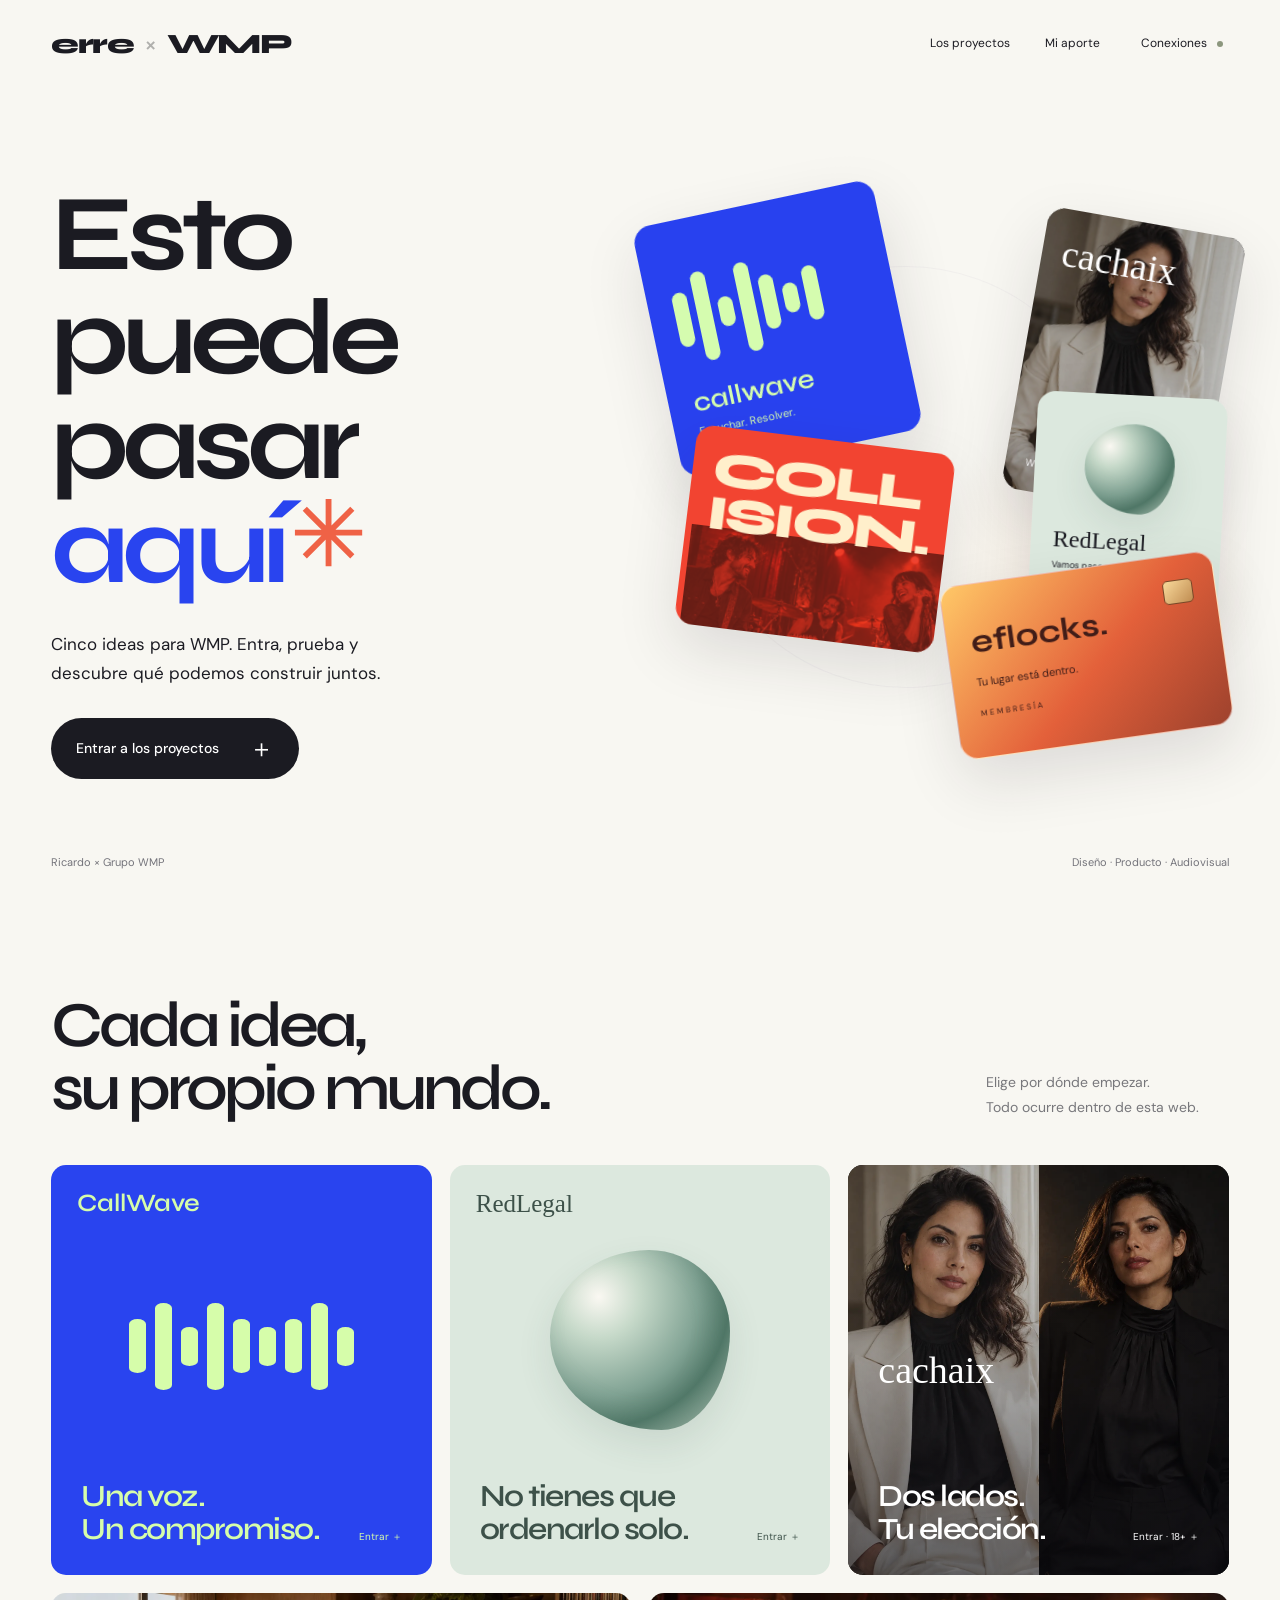
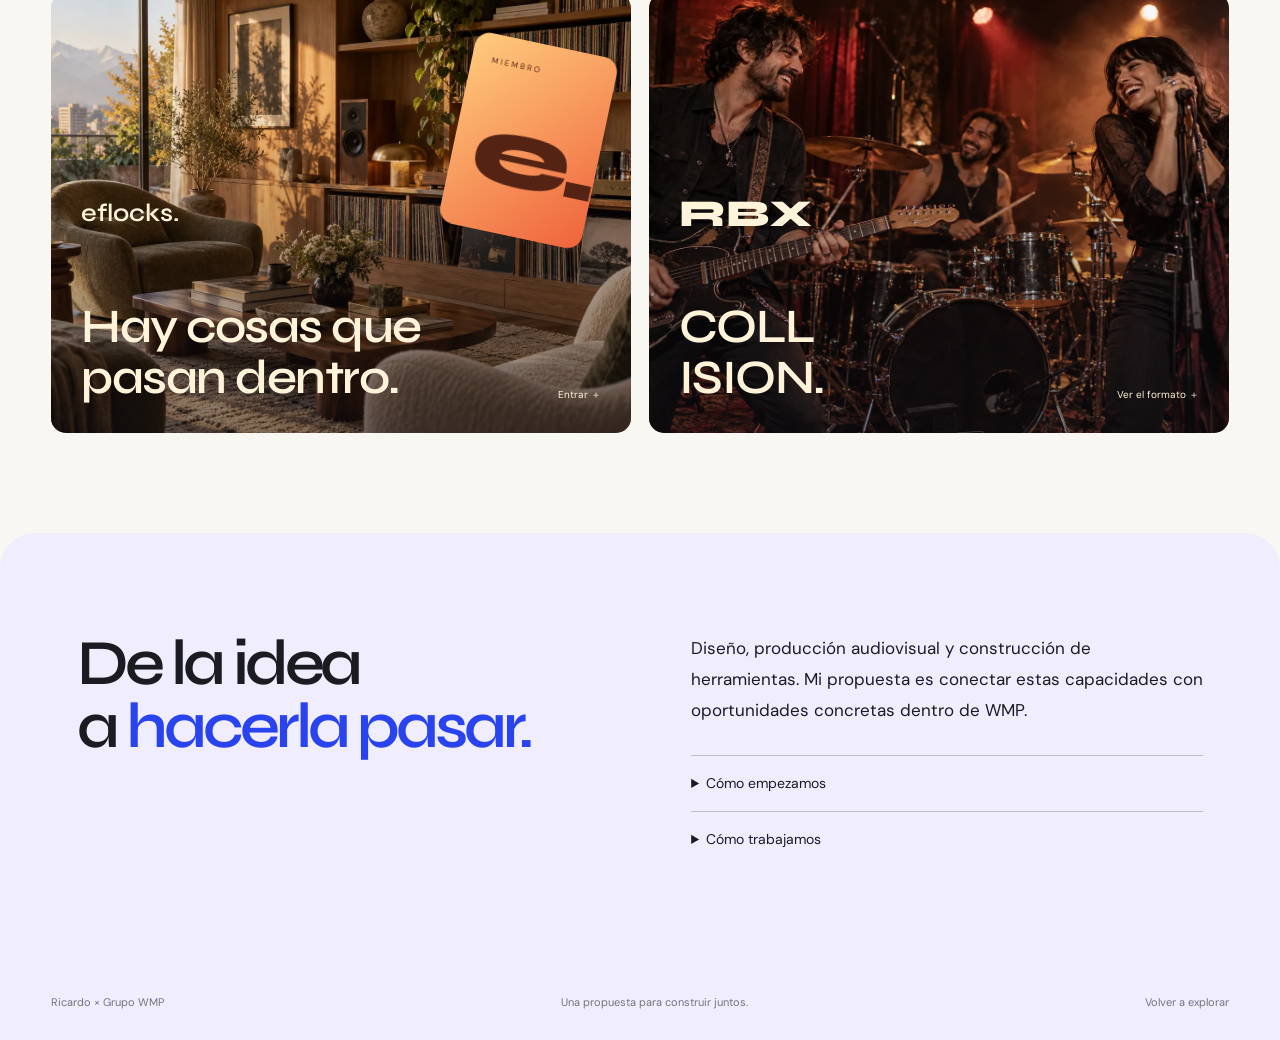
<file: index.html>
<!doctype html><html lang="es"><head><meta charset="utf-8"><meta name="viewport" content="width=device-width, initial-scale=1"><meta name="description" content="Ricardo × WMP. Cinco propuestas, cinco experiencias para explorar."><title>Ricardo × WMP — Ideas en movimiento</title><link rel="stylesheet" href="next.css"></head><body><header class="site-header"><a class="wordmark" href="#" id="home">erre<span>×</span>WMP</a><nav><a href="#worlds" id="nav-worlds">Los proyectos</a><a href="#together" id="nav-together">Mi aporte</a><button id="settings-open" aria-label="Abrir configuración de conexiones">Conexiones <span class="status-dot"></span></button></nav></header><main><div id="landing"><section class="proposal-hero"><div class="proposal-intro"><h1>Esto puede<br>pasar <span>aquí<span class="hero-asterisk" aria-hidden="true"><svg class="geometric-spark" viewBox="0 0 100 100" fill="none" aria-hidden="true"><path d="M50 4v92M4 50h92M17.5 17.5l65 65M17.5 82.5l65-65" stroke="currentColor" stroke-width="8"/></svg></span></span></h1><p>Cinco ideas para WMP. Entra, prueba y descubre qué podemos construir juntos.</p><a href="#worlds" class="proposal-button">Entrar a los proyectos <span aria-hidden="true">＋</span></a></div><div class="hero-collage" aria-label="Vista de los cinco proyectos"><button class="floating-art art-wave" data-open="callwave" aria-label="Entrar a CallWave"><span class="mini-wave" aria-hidden="true"><i></i><i></i><i></i><i></i><i></i><i></i><i></i></span><b>callwave</b><small>Escuchar. Resolver.</small></button><button class="floating-art art-cachai" data-open="cachai" aria-label="Entrar a CACHAIX"><img src="assets/aurora.webp" alt=""><b>cachaix</b><span>WHITE / DARK</span></button><button class="floating-art art-flocks" data-open="eflocks" aria-label="Entrar a Eflocks"><span class="card-chip" aria-hidden="true"></span><b>eflocks.</b><span>Tu lugar está dentro.</span><small>MEMBRESÍA</small></button><button class="floating-art art-rbx" data-open="rbx" aria-label="Entrar a RBX"><img src="assets/rbx-show.webp" alt=""><b>COLL<br>ISION.</b></button><button class="floating-art art-legal" data-open="redlegal" aria-label="Entrar a RedLegal"><span class="legal-orb" aria-hidden="true"></span><b>RedLegal</b><span>Vamos paso a paso.</span></button></div><div class="hero-bottom"><span>Ricardo × Grupo WMP</span><span>Diseño · Producto · Audiovisual</span></div></section><section id="worlds" class="worlds"><div class="worlds-heading"><h2>Cada idea,<br>su propio mundo.</h2><p>Elige por dónde empezar.<br>Todo ocurre dentro de esta web.</p></div><div class="portal-grid"><button data-open="callwave" class="portal portal-wave"><span class="portal-brand">CallWave</span><span class="portal-wave-art" aria-hidden="true"><i></i><i></i><i></i><i></i><i></i><i></i><i></i><i></i><i></i></span><span class="portal-caption"><b>Una voz.<br>Un compromiso.</b><span>Entrar ＋</span></span></button><button data-open="redlegal" class="portal portal-legal"><span class="portal-brand">RedLegal</span><span class="legal-orb" aria-hidden="true"></span><span class="portal-caption"><b>No tienes que<br>ordenarlo solo.</b><span>Entrar ＋</span></span></button><button data-open="cachai" class="portal portal-cachai"><div class="portal-sides"><img src="assets/aurora.webp" alt="Personaje ficticio del ambiente White"><img src="assets/vega.webp" alt="Personaje ficticio del ambiente Dark"></div><span class="portal-brand">cachaix</span><span class="portal-caption"><b>Dos lados.<br>Tu elección.</b><span>Entrar · 18+ ＋</span></span></button><button data-open="eflocks" class="portal portal-flocks"><img src="assets/listening-room.webp" alt="Espacio de una experiencia de membresía"><span class="portal-brand">eflocks.</span><span class="portal-caption"><b>Hay cosas que<br>pasan dentro.</b><span>Entrar ＋</span></span><span class="portal-pass" aria-hidden="true">MIEMBRO<br><strong>e.</strong></span></button><button data-open="rbx" class="portal portal-rbx"><img src="assets/rbx-show.webp" alt="Concepto de artistas participando en un reto"><span class="portal-brand">RBX</span><span class="portal-caption"><b>COLL<br>ISION.</b><span>Ver el formato ＋</span></span></button></div></section><section id="together" class="together"><h2>De la idea<br>a <em>hacerla pasar.</em></h2><div><p>Diseño, producción audiovisual y construcción de herramientas. Mi propuesta es conectar estas capacidades con oportunidades concretas dentro de WMP.</p><div class="collaboration"><details><summary>Cómo empezamos</summary><p>Elegimos un proyecto y acordamos alcance, entregables, plazo y remuneración para un primer piloto.</p></details><details><summary>Cómo trabajamos</summary><p>Trabajo remoto, con hasta dos jornadas presenciales opcionales al mes, coordinadas según las necesidades del proyecto. Hitos claros y revisión directa con el equipo.</p></details></div></div></section></div><section id="projects" class="projects" hidden><div class="world-dock"><button id="leave-world">Todos los proyectos</button><div class="project-nav" role="tablist" aria-label="Seleccionar proyecto"><button role="tab" data-project="callwave">CallWave</button><button role="tab" data-project="redlegal">RedLegal</button><button role="tab" data-project="cachai">CACHAIX</button><button role="tab" data-project="eflocks">Eflocks</button><button role="tab" data-project="rbx">RBX</button></div><button id="next">Siguiente proyecto ＋</button></div><div class="world-subnav"><div class="world-pages" role="tablist" aria-label="Contenido del proyecto"><button role="tab" data-page="experience" aria-selected="true">La experiencia</button><button role="tab" data-page="idea">La propuesta</button><button role="tab" data-page="resources">Recursos</button></div><span id="save-status" role="status">Modo de prueba</span></div><article id="dossier"><section id="full-demo"><iframe id="experience" title="Experiencia de CallWave" src="about:blank"></iframe></section><section id="download-panel" aria-label="Archivo preparado" hidden></section><section id="idea-page" class="info-page" hidden><button class="inline-back" data-page="experience">‹ Volver a la experiencia</button><div id="project-story"></div><div id="project-explanation"></div><button class="proposal-button" data-page="experience">Volver a la experiencia ＋</button></section><section id="resources-page" class="info-page" hidden><button class="inline-back" data-page="experience">‹ Volver a la experiencia</button><h2>Qué hace falta<br>para hacerlo real.</h2><div id="project-tools"></div><aside class="shared-tools"><h3>La base puede compartirse.</h3><p>n8n conecta los proyectos. Excel puede ser la fuente de datos del piloto; la IA se incorpora donde aporta valor. Los campos de conexión están preparados para configurarlos después.</p><button id="settings-footer">Configurar conexiones</button></aside></section></article></section></main><footer id="site-footer"><span>Ricardo × Grupo WMP</span><span>Una propuesta para construir juntos.</span><a href="#worlds">Volver a explorar</a></footer><dialog id="settings"><form id="connections"><div class="dialog-head"><h2>Conectar IA y datos.</h2><button type="button" id="settings-close" aria-label="Cerrar">×</button></div><p>Las funciones locales ya están disponibles. Añade tus workflows de n8n para conectar el asistente y sincronizar los datos con Excel.</p><label for="chat-url">Webhook de n8n para la IA</label><input id="chat-url" type="url" placeholder="https://tu-n8n.com/webhook/wmp-chat"><p class="field-help">Recibe proyecto, mensaje e historial. Debe devolver un JSON con el campo «reply». El modelo y la clave de OpenRouter se configuran en n8n.</p><label for="data-url">Webhook de n8n para guardar y cargar datos</label><input id="data-url" type="url" placeholder="https://tu-n8n.com/webhook/wmp-data"><p class="field-help">Recibe proyecto, acción y datos. Para cargar, devuelve «data». Para guardar, devuelve «ok»: true. Puedes conectar Excel desde ese workflow.</p><label for="auth-token">Token de acceso al webhook, opcional</label><input id="auth-token" type="password" autocomplete="off" placeholder="Se conserva solo durante esta sesión"><div class="connection-actions"><button type="submit" class="primary">Guardar configuración</button><button type="button" id="test-connection">Probar conexión</button></div><p id="connection-result" role="status" aria-live="polite"></p><details class="contract"><summary>Formato para el workflow</summary><pre>IA → {project, message, history}
Respuesta → {reply: "Texto de respuesta"}

Datos → {project, action: "load" | "save", data}
Respuesta → {data: {...}} o {ok: true}

Token opcional: Authorization: Bearer ...</pre><p>Los webhooks deben permitir solicitudes desde este sitio. Los endpoints se guardan en el navegador; el token no se guarda en disco.</p></details></form></dialog><script src="proposal.js"></script><script src="next.js"></script></body></html>
</file>
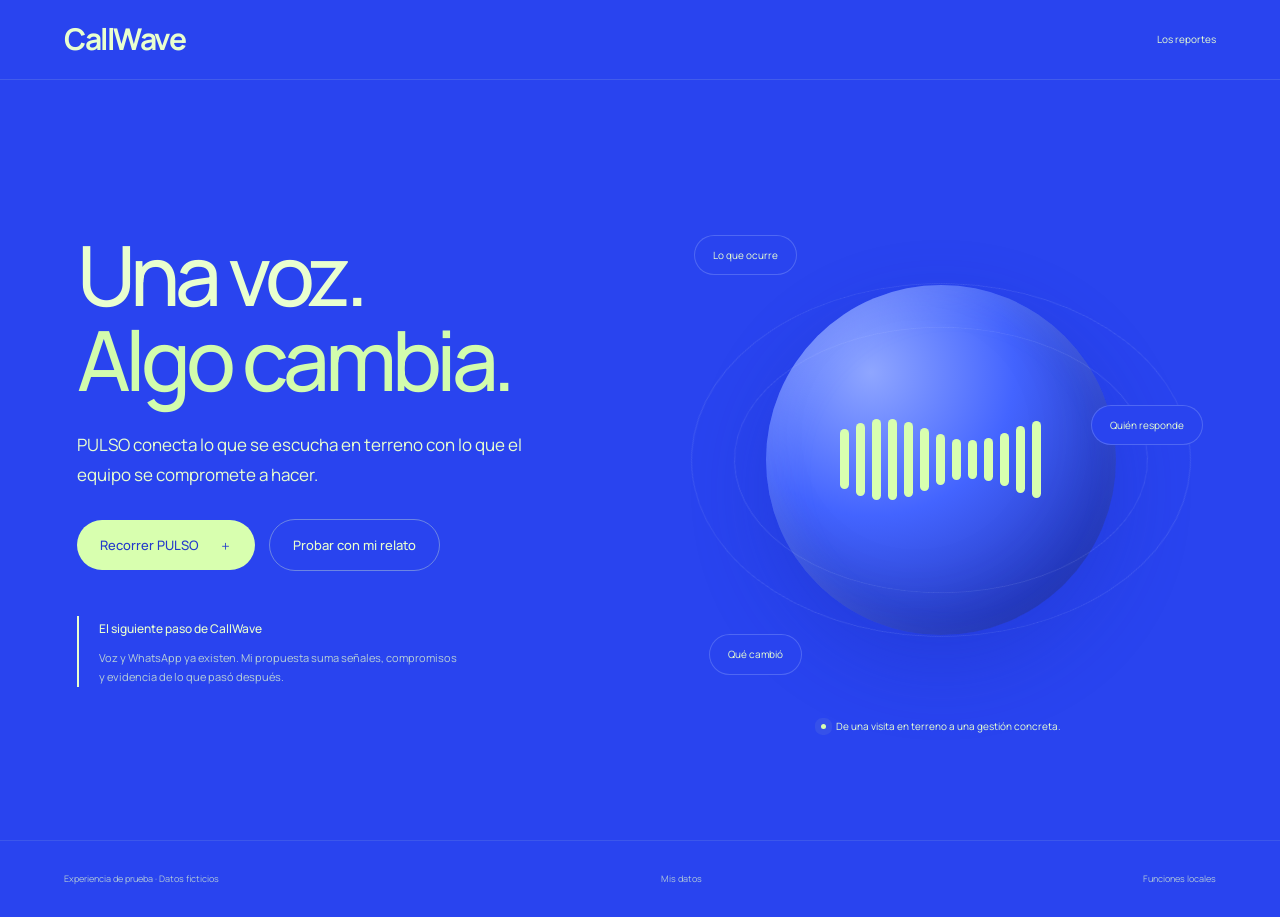
<file: product.html>
<!doctype html><html lang="es"><head><meta charset="utf-8"><meta name="viewport" content="width=device-width, initial-scale=1"><title>Experiencia WMP</title><link rel="stylesheet" href="experience.css"></head><body><div id="app"></div><div id="notice" role="status" aria-live="polite"></div><script src="experience.js"></script></body></html>
</file>
<file: next.css>
@import url('https://fonts.googleapis.com/css2?family=DM+Sans:wght@400;500;600;700&family=Syne:wght@500;600;700;800&display=swap');
:root{--ink:#1b1b22;--paper:#f8f7f2;--accent:#2944ef;--world:var(--paper)}*{box-sizing:border-box}html{scroll-behavior:smooth}body{margin:0;background:var(--paper);color:var(--ink);font:15px/1.6 'DM Sans',sans-serif;transition:background .45s}button,input,textarea,select{font:inherit}button,a{-webkit-tap-highlight-color:transparent;touch-action:manipulation}button{cursor:pointer;color:inherit}a{color:inherit;text-decoration:none}button:focus-visible,a:focus-visible,input:focus-visible,summary:focus-visible{outline:3px solid #fd5838;outline-offset:5px}[hidden]{display:none!important}h1,h2,h3,p{margin:0}h1,h2{font-family:Syne,'Arial Black',sans-serif;line-height:.98;letter-spacing:-.065em}button{border:0}p{max-width:65ch}.site-header{height:88px;display:flex;justify-content:space-between;align-items:center;padding:0 4vw;background:var(--paper);position:relative;z-index:10}.wordmark{display:flex;gap:12px;align-items:center;font:800 28px/1 Syne,sans-serif;letter-spacing:-1.5px}.wordmark span{font-weight:400;color:#b0b0ad}.site-header nav{display:flex;align-items:center;gap:35px;font-size:12px}.site-header nav button{background:none;font-size:12px}.status-dot{display:inline-block;width:6px;height:6px;border-radius:50%;background:#8c977e;margin-left:7px}.proposal-hero{min-height:min(830px,calc(100svh - 88px));position:relative;display:grid;grid-template-columns:1fr 1fr;padding:5vw 4vw 90px;align-items:center;overflow:hidden}.proposal-intro{position:relative;z-index:2;max-width:660px}.proposal-intro h1{font-size:clamp(70px,8.4vw,138px);font-weight:700;line-height:.97}.proposal-intro h1>span{color:var(--accent);position:relative;display:inline-block}.hero-asterisk{font-family:sans-serif;display:inline-block;font-size:.7em;margin-left:.12em;color:#ef6246;vertical-align:top;animation:turn 24s linear infinite}.proposal-intro p{font-size:17px;max-width:380px;margin:30px 0;line-height:1.7}.proposal-button{display:inline-flex;align-items:center;gap:30px;padding:18px 25px;border-radius:100px;background:var(--ink);color:white;font-weight:500;font-size:14px;transition:transform .25s,background .25s}.proposal-button:hover{background:var(--accent);transform:translateY(-3px)}.proposal-button>span{font-size:25px;font-weight:400;line-height:1}.hero-collage{height:560px;position:relative;perspective:1200px;margin-left:15px}.floating-art{position:absolute;border-radius:18px;text-align:left;overflow:hidden;box-shadow:0 24px 60px #24232920;transition:transform .45s,box-shadow .45s;transform:rotate(var(--angle)) rotateX(var(--rx,0deg)) rotateY(var(--ry,0deg))}.floating-art:hover{box-shadow:0 34px 75px #24232935;z-index:6;transform:rotate(0deg) translateY(-12px) rotateX(var(--rx,0deg)) rotateY(var(--ry,0deg))}.floating-art b{display:block}.art-wave{--angle:-12deg;background:#2841ef;color:#d5fcaf;width:245px;height:255px;top:0;left:0;padding:25px}.art-wave b{font:600 27px Syne,Arial,sans-serif}.art-wave small{font-size:11px}.mini-wave{display:flex;align-items:center;gap:7px;height:135px}.mini-wave i{width:15px;height:var(--h,55px);background:currentColor;border-radius:20px;animation:wave 1.6s ease-in-out infinite alternate}.mini-wave i:nth-child(2n){--h:90px;animation-delay:-.3s}.mini-wave i:nth-child(3n){--h:30px;animation-delay:-.8s}.art-cachai{--angle:10deg;width:200px;height:285px;right:5px;top:20px;color:white;background:#1a1718}.art-cachai img{position:absolute;inset:0;width:100%;height:100%;object-fit:cover;filter:brightness(.75)}.art-cachai b{position:absolute;top:22px;left:20px;font:38px Georgia}.art-cachai>span{position:absolute;bottom:20px;left:20px;font-size:10px;letter-spacing:2px}.art-flocks{--angle:-8deg;background:linear-gradient(135deg,#ffc867,#e3603a 55%,#9e422d);color:#411d18;width:275px;height:175px;bottom:18px;right:5px;padding:24px;z-index:4;border:1px solid #ffffff90}.art-flocks b{font:700 32px Syne,Arial,sans-serif;margin-bottom:8px}.art-flocks>span:not(.card-chip){font-size:11px}.art-flocks small{display:block;font-size:8px;letter-spacing:2px;margin-top:14px}.card-chip{position:absolute;right:22px;top:24px;width:30px;height:24px;border:1px solid #774727;border-radius:5px;background:linear-gradient(135deg,#f9d99a,#c08d52)}.art-rbx{--angle:7deg;width:260px;height:200px;top:238px;left:30px;background:#f24431;color:#ffefcb;z-index:3}.art-rbx img{position:absolute;width:100%;height:100%;object-fit:cover;opacity:.6;mix-blend-mode:multiply}.art-rbx b{position:absolute;inset:20px;font:800 34px/.9 Syne,Arial,sans-serif;letter-spacing:-2px}.art-legal{--angle:3deg;background:#dce8de;width:190px;height:210px;top:194px;right:6px;padding:22px;z-index:2}.art-legal b{font:24px Georgia}.art-legal>span:last-child{font-size:9px;display:block;margin-top:5px}.legal-orb{display:block;width:90px;height:90px;border-radius:55% 45% 38% 62%/48% 45% 55% 52%;background:radial-gradient(circle at 27% 26%,#faf8f2 0,#c6d9c9 22%,#81a394 53%,#537a6a 70%,#b5c9bb 90%);box-shadow:inset -12px -10px 25px #41695940,0 15px 35px #3554481c;animation:breathe 6s ease-in-out infinite alternate;margin:0 auto 15px}.hero-bottom{position:absolute;bottom:28px;left:4vw;right:4vw;display:flex;justify-content:space-between;font-size:11px;color:#73737a}.worlds{padding:95px 4vw 100px;scroll-margin-top:30px}.worlds-heading{display:flex;justify-content:space-between;align-items:end;margin-bottom:45px}.worlds-heading h2{font-size:clamp(45px,5vw,75px);font-weight:600}.worlds-heading p{font-size:14px;line-height:1.8;margin-right:30px;color:#77777b}.portal-grid{display:grid;grid-template-columns:repeat(6,1fr);gap:18px}.portal{position:relative;overflow:hidden;min-height:410px;grid-column:span 2;border-radius:15px;text-align:left;padding:30px;transition:transform .5s,box-shadow .5s;transform:perspective(1200px) rotateX(var(--rx,0deg)) rotateY(var(--ry,0deg));isolation:isolate}.portal:hover{box-shadow:0 20px 50px #16151a20}.portal img{position:absolute;width:100%;height:100%;inset:0;object-fit:cover;z-index:-2;transition:transform .7s}.portal:hover img{transform:scale(1.07)}.portal-brand{font:600 25px Syne,Arial,sans-serif;position:relative;z-index:1}.portal-caption{position:absolute;bottom:30px;left:30px;right:30px;display:flex;align-items:end;justify-content:space-between;gap:15px}.portal-caption b{font:600 clamp(22px,2.4vw,36px)/1.06 Syne,Arial,sans-serif;letter-spacing:-1.5px}.portal-caption>span{font-size:10px;white-space:nowrap}.portal-wave{background:#2944ef;color:#d6fdaa}.portal-wave-art{position:absolute;inset:60px 25px 110px;display:flex;align-items:center;justify-content:center;gap:9px}.portal-wave-art i{width:17px;height:90px;border-radius:30px;background:#d6fdaa;transform:scaleY(.6);transition:transform .5s}.portal-wave-art i:nth-child(2n){height:145px}.portal-wave-art i:nth-child(3n){height:65px}.portal-wave:hover .portal-wave-art i{animation:wave 1s ease-in-out infinite alternate}.portal-wave-art i:nth-child(2n){animation-delay:-.4s!important}.portal-legal{background:#dce8de;color:#3d5149}.portal-legal .legal-orb{position:absolute;width:180px;height:180px;top:82px;left:calc(50% - 90px)}.portal-legal .portal-brand{font-family:Georgia;font-weight:400}.portal-cachai{color:white;background:black}.portal-sides{position:absolute;inset:0;z-index:-2;display:flex}.portal-sides img{position:relative;width:50%;object-position:50% 28%;filter:brightness(.8)}.portal-cachai:after,.portal-flocks:after,.portal-rbx:after{content:'';position:absolute;inset:0;background:linear-gradient(transparent 25%,#0f0f1680);z-index:-1}.portal-cachai .portal-brand{font:38px Georgia}.portal-flocks,.portal-rbx{grid-column:span 3;color:#fff4da;min-height:440px}.portal-flocks .portal-caption b,.portal-rbx .portal-caption b{font-size:48px}.portal-pass{position:absolute;right:30px;top:50px;width:145px;height:195px;border-radius:15px;background:linear-gradient(135deg,#ffcc7d,#ef633c);color:#552314;box-shadow:0 25px 50px #0004;transform:rotate(12deg);padding:20px;font-size:8px;letter-spacing:2px;transition:transform .6s}.portal-pass strong{display:block;font:800 100px/1 Syne,Arial,sans-serif;margin-top:30px;letter-spacing:-5px}.portal-flocks:hover .portal-pass{transform:rotate(-5deg) translateY(-10px)}.portal-rbx .portal-brand{font-weight:800;font-size:38px}.portal-rbx img{object-position:50% 32%}.together{display:grid;grid-template-columns:1fr 1fr;gap:8vw;padding:100px 6vw;background:#f0edfe;border-radius:35px 35px 0 0}.together h2{font-size:clamp(50px,5vw,82px);font-weight:600}.together h2 em{font-style:normal;color:#2944ef}.together p{font-size:17px;line-height:1.8}.collaboration{margin-top:30px}.collaboration details{border-top:1px solid #bfc0cd;padding:16px 0}.collaboration summary{font-size:14px;cursor:pointer}.collaboration p{font-size:13px;margin:18px 0}footer{display:flex;justify-content:space-between;padding:28px 4vw;font-size:11px;color:#74747b;background:#f0edfe}.in-world{background:var(--world)}body[data-world=callwave]{--world:#2944ef;--worldink:#e9ffcf}body[data-world=redlegal]{--world:#edf2ea;--worldink:#3e5146}body[data-world=cachai]{--world:#141315;--worldink:#f6f2eb}body[data-world=eflocks]{--world:#f8eedf;--worldink:#49251c}body[data-world=rbx]{--world:#f34431;--worldink:#1d1718}.in-world .site-header{height:62px;background:#fbfaf7;position:sticky;top:0}.in-world .site-header .wordmark{font-size:22px}.in-world .site-header nav{font-size:11px}.world-dock{position:sticky;top:62px;z-index:8;background:var(--world);color:var(--worldink);display:flex;justify-content:space-between;align-items:center;padding:14px 3vw;gap:20px;border-bottom:1px solid color-mix(in srgb,var(--worldink) 15%,transparent)}.world-dock>button{background:none;font-size:11px;white-space:nowrap}.project-nav{display:flex;gap:8px;overflow:auto;scrollbar-width:none}.project-nav button{background:none;color:inherit;padding:9px 16px;border-radius:40px;font-size:12px;white-space:nowrap}.project-nav button[aria-selected=true]{background:var(--worldink);color:var(--world)}.world-subnav{display:flex;align-items:center;justify-content:space-between;padding:13px 4vw;background:var(--world);color:var(--worldink)}.world-pages{display:flex;gap:24px}.world-pages button{background:none;padding:5px 0;font-size:11px;border-bottom:1px solid transparent;color:inherit;opacity:.6}.world-pages button[aria-selected=true]{border-color:currentColor;opacity:1}#save-status{font-size:9px;opacity:.6}#experience{display:block;width:100%;border:0;min-height:650px;background:var(--world)}.info-page{padding:60px 7vw 85px;background:var(--world);color:var(--worldink);min-height:75vh}.info-page h2{font-size:clamp(44px,5vw,80px);max-width:900px;font-weight:600}.intro-copy{font-size:20px;line-height:1.7;margin:30px 0 60px;max-width:850px}.idea-grid{display:grid;grid-template-columns:1fr 1fr;gap:8vw;padding:35px 0;border-top:1px solid color-mix(in srgb,var(--worldink) 25%,transparent)}.idea-grid h3{font:600 25px Syne,Arial,sans-serif;margin-bottom:20px}.idea-grid p{font-size:14px;line-height:1.9;margin-bottom:40px}.benefits>p{border-bottom:1px solid color-mix(in srgb,var(--worldink) 20%,transparent);padding-bottom:22px;margin-bottom:22px}.idea-grid details{font-size:12px;margin:30px 0}.idea-grid details p{margin-top:20px}.resource-list{margin-top:55px;max-width:1000px}.resource-list details{border-top:1px solid color-mix(in srgb,var(--worldink) 20%,transparent);padding:24px 0}.resource-list summary{display:flex;align-items:center;justify-content:space-between;cursor:pointer;gap:20px}.resource-list summary b{font:500 24px Syne,Arial,sans-serif}.resource-list summary span{font-size:12px}.resource-list p{padding:22px 0 8px;font-size:14px}.shared-tools{margin-top:60px;border-top:1px solid color-mix(in srgb,var(--worldink) 20%,transparent);padding-top:30px}.shared-tools p{font-size:14px;margin:20px 0}.shared-tools button{background:var(--worldink);color:var(--world);border-radius:25px;padding:14px 22px;font-size:12px}dialog{border:0;border-radius:20px;padding:35px;width:min(600px,92vw);max-height:85svh;background:#fbfaf7;color:#27252e}dialog::backdrop{background:#11131e9c;backdrop-filter:blur(10px)}.dialog-head{display:flex;align-items:center;justify-content:space-between}.dialog-head h2{font-size:35px;letter-spacing:-2px}.dialog-head button{background:none;font-size:25px}dialog p{font-size:13px;margin:20px 0}dialog label{display:block;font-size:12px;margin-top:22px}dialog input{padding:13px;border:1px solid #d3d2da;border-radius:7px;width:100%;background:white;margin-top:7px}.field-help{font-size:10px!important;color:#777;line-height:1.7;margin:7px 0!important}.connection-actions{display:flex;gap:10px;margin-top:25px}.connection-actions button{padding:12px 16px;border-radius:30px;font-size:12px}.connection-actions .primary{background:#2944ef;color:white}.contract{font-size:10px}.contract pre{white-space:pre-wrap;font-size:10px}.worlds-heading,.portal,.together{animation:reveal .7s both}.visible{opacity:1}@keyframes turn{to{transform:rotate(360deg)}}@keyframes wave{from{transform:scaleY(.45)}to{transform:scaleY(1)}}@keyframes breathe{to{transform:translateY(-8px) rotate(12deg);border-radius:38% 62% 55% 45%/55% 62% 38% 45%}}@keyframes reveal{from{opacity:0;transform:translateY(20px)}to{opacity:1;transform:translateY(0)}}
@media(min-width:1500px){.hero-collage{max-width:680px}.art-cachai,.art-legal{right:50px}}@media(max-width:1000px){.proposal-hero{grid-template-columns:1fr 1fr;padding-top:55px;min-height:720px}.proposal-intro h1{font-size:80px}.hero-collage{transform:scale(.8);transform-origin:center right;margin-left:-70px}.portal{padding:20px}.portal-caption{left:20px;right:20px}.portal-caption b{font-size:28px}.portal-caption>span{display:none}.world-dock>button:last-child{display:none}.world-dock{gap:10px}.project-nav button{padding:8px 13px}.site-header nav{gap:20px}}@media(max-width:700px){.site-header{height:72px;padding:0 6vw}.wordmark{font-size:24px}.site-header nav{gap:18px}.site-header nav a:nth-child(2){display:none}.site-header nav button{font-size:10px}.proposal-hero{display:flex;flex-direction:column;align-items:start;padding:35px 6vw 60px;min-height:900px}.proposal-intro h1{font-size:clamp(64px,14vw,90px)}.proposal-intro p{font-size:14px;max-width:280px;margin:23px 0}.proposal-button{font-size:12px;padding:15px 20px;gap:22px}.hero-collage{height:450px;width:100%;transform:scale(.7);transform-origin:center top;margin:20px 0 -110px}.art-wave{left:-28px;top:0}.art-cachai{right:-28px;top:20px}.art-legal{right:-25px;top:220px}.art-rbx{left:-15px;top:220px}.art-flocks{bottom:-65px;right:-35px}.hero-bottom{bottom:20px;left:6vw;right:6vw;font-size:8px;gap:15px}.worlds{padding:70px 6vw}.worlds-heading{display:block}.worlds-heading h2{font-size:45px}.worlds-heading p{font-size:12px;margin:22px 0}.portal-grid{grid-template-columns:1fr 1fr;gap:12px}.portal{grid-column:span 1;min-height:315px;border-radius:12px;padding:18px}.portal-brand{font-size:18px}.portal-caption{bottom:20px;left:18px;right:18px}.portal-caption b{font-size:24px;letter-spacing:-1px}.portal-caption>span{display:none}.portal-legal .legal-orb{width:110px;height:110px;left:calc(50% - 55px);top:85px}.portal-wave-art{gap:4px;inset:60px 10px 80px}.portal-wave-art i{width:10px;height:65px}.portal-wave-art i:nth-child(2n){height:95px}.portal-cachai{grid-column:span 2;min-height:365px}.portal-cachai .portal-caption b{font-size:36px}.portal-cachai .portal-caption>span{display:block}.portal-cachai .portal-brand{font-size:40px}.portal-flocks,.portal-rbx{grid-column:span 2;min-height:340px}.portal-flocks .portal-caption b,.portal-rbx .portal-caption b{font-size:38px}.portal-pass{width:100px;height:140px;right:25px;top:40px;padding:15px}.portal-pass strong{font-size:66px;margin-top:20px}.together{display:block;padding:60px 6vw;border-radius:20px 20px 0 0}.together h2{font-size:50px;margin-bottom:35px}.together p{font-size:14px}footer{padding:25px 6vw;gap:20px;flex-wrap:wrap;font-size:9px}.in-world .site-header{height:55px;padding:0 4vw}.in-world .site-header nav>a{display:none}.world-dock{top:55px;display:block;padding:9px 4vw}.world-dock>button{font-size:9px;margin-bottom:8px}.project-nav{gap:2px;justify-content:space-between}.project-nav button{font-size:10px;padding:7px 11px}.world-subnav{padding:13px 4vw;gap:10px}.world-pages{gap:19px}.world-pages button{font-size:10px}#save-status{font-size:7px;max-width:90px;text-align:right;line-height:1.5}.info-page{padding:40px 6vw 65px}.info-page h2{font-size:44px}.intro-copy{font-size:16px;margin-bottom:35px}.idea-grid{grid-template-columns:1fr;gap:20px}.idea-grid h3{font-size:22px}.resource-list summary{align-items:start}.resource-list summary b{font-size:18px;max-width:170px}.resource-list summary span{font-size:10px;text-align:right}.resource-list p{font-size:12px}}
@media(prefers-reduced-motion:reduce){html{scroll-behavior:auto}*,*:before,*:after{animation:none!important;transition:none!important}.floating-art:hover{transform:rotate(0deg)}}

.in-world .site-header{display:none}.in-world .world-dock{top:0}.art-rbx b{font-size:49px;line-height:.9;letter-spacing:-3px}.hero-collage:before{content:"";position:absolute;width:420px;height:420px;left:40px;top:65px;border:1px solid #b8b7c71f;border-radius:50%;transform:rotate(-25deg);pointer-events:none}.hero-collage:after{content:"";position:absolute;width:340px;height:340px;right:-30px;bottom:10px;background:radial-gradient(circle,#f6caa22e,transparent 70%);pointer-events:none;z-index:-1}

@media(max-width:700px){.site-header .wordmark{font-size:18px;gap:7px;letter-spacing:-1px;white-space:nowrap}.site-header nav{gap:13px}.site-header nav a{font-size:10px;white-space:nowrap}.site-header nav button{font-size:9px;white-space:nowrap}.proposal-hero{min-height:0;padding-bottom:75px}.proposal-intro h1{font-size:clamp(48px,13vw,65px)}.hero-collage{margin-top:30px}.hero-collage:before{width:270px;height:270px;left:0}.hero-collage:after{display:none}}

#download-panel{position:relative;background:var(--world);color:var(--worldink);border-top:1px solid color-mix(in srgb,var(--worldink) 25%,transparent);padding:35px 6vw 45px;display:flex;align-items:center;gap:35px;flex-wrap:wrap}#download-panel h2{font:600 31px/1.2 Syne,Arial,sans-serif;letter-spacing:-1.2px}#download-panel p{font-size:11px;opacity:.6;margin-top:10px}#download-panel .proposal-button{background:var(--worldink);color:var(--world);font-size:12px;padding:15px 22px}#close-export{position:absolute;top:15px;right:3vw;background:none;color:inherit;font-size:24px}#download-panel details{flex-basis:100%;font-size:11px}#download-panel summary{cursor:pointer}#download-panel pre{font:11px/1.8 monospace;white-space:pre-wrap;overflow-wrap:anywhere;max-height:350px;overflow:auto;margin-top:25px;max-width:950px}@media(max-width:700px){#download-panel{gap:22px;padding:30px 6vw 35px}#download-panel h2{font-size:27px}#download-panel p,#download-panel summary{font-size:9px}}
/* Símbolo vectorial: idéntico en iOS, Android y escritorio. */
.geometric-spark{display:inline-block;width:1em;height:1em;vertical-align:middle;overflow:visible}
.hero-asterisk{font-size:.68em;line-height:1;display:inline-flex;align-items:center;justify-content:center}
.hero-asterisk svg{width:1em;height:1em}
.portal-wave .portal-brand,.portal-legal .portal-brand{position:absolute;top:26px;left:26px;z-index:3;text-align:left;line-height:1}
.portal-wave-art{inset:82px 25px 130px}
.portal-legal .legal-orb{top:85px}
@media(max-width:700px){.portal-wave .portal-brand,.portal-legal .portal-brand{top:22px;left:18px;font-size:19px}.portal-wave-art{inset:65px 15px 138px;gap:4px}.portal-wave-art i{width:10px;height:55px}.portal-wave-art i:nth-child(2n){height:74px}.portal-wave-art i:nth-child(3n){height:40px}.portal-legal .legal-orb{top:73px;width:98px;height:98px;left:calc(50% - 49px)}.portal-wave .portal-caption b,.portal-legal .portal-caption b{font-size:23px;line-height:1.08}.portal-wave,.portal-legal{min-height:315px}}

.inline-back{background:none;color:inherit;border:1px solid currentColor;border-radius:30px;padding:10px 18px;margin-bottom:35px;font-size:12px}
</file>
<file: experience.css>
@import url('https://fonts.googleapis.com/css2?family=DM+Sans:wght@400;500;600;700&family=Syne:wght@500;600;700;800&family=Manrope:wght@400;500;600;700;800&display=swap');
*{box-sizing:border-box}html{scroll-behavior:smooth}body{margin:0;font:15px/1.65 'DM Sans',sans-serif;--ink:#1e2420;--bg:#edf2ea;--surface:#f8faf4;--accent:#4b6757;background:var(--bg);color:var(--ink)}button,input,textarea,select{font:inherit}button{cursor:pointer;border:0;color:inherit;touch-action:manipulation}a{color:inherit}button:focus-visible,input:focus-visible,textarea:focus-visible,select:focus-visible,a:focus-visible,summary:focus-visible{outline:3px solid #ea9475;outline-offset:4px}button:disabled{opacity:.55;cursor:wait}[hidden]{display:none!important}h1,h2,h3,p,blockquote{margin:0}h1{font:600 clamp(48px,5.5vw,86px)/1.02 Syne,sans-serif;letter-spacing:-.065em}h2{font:600 32px/1.13 Syne,sans-serif;letter-spacing:-1.2px}h3{font-weight:600}p{max-width:65ch}button{transition:transform .25s,background .25s,color .25s}.primary,.secondary,.selected{display:inline-flex;align-items:center;justify-content:center;padding:16px 23px;border-radius:35px;font-size:13px;font-weight:500;background:var(--ink);color:var(--bg);gap:20px;line-height:1.4}.primary:hover{transform:translateY(-3px)}.secondary{background:transparent;color:var(--ink);border:1px solid color-mix(in srgb,var(--ink) 35%,transparent)}.secondary:hover{background:color-mix(in srgb,var(--ink) 8%,transparent)}.quiet,.text-button,.back-link{background:none;font-size:11px;padding:9px 0;color:inherit}.quiet:hover,.text-button:hover{text-decoration:underline;text-underline-offset:5px}.text-button{font-size:13px;border-bottom:1px solid currentColor}.actions{display:flex;align-items:center;gap:14px;flex-wrap:wrap;margin-top:25px}.app-header{display:flex;justify-content:space-between;align-items:center;gap:20px;padding:22px 5%;border-bottom:1px solid color-mix(in srgb,var(--ink) 13%,transparent)}.brand{background:none;font:600 30px/1 Syne,sans-serif;letter-spacing:-1.5px;padding:0}.app-header nav{display:flex;align-items:center;gap:24px}.app-header nav .quiet{font-size:10px}.app-footer{display:flex;justify-content:space-between;align-items:center;gap:20px;padding:22px 5%;font-size:9px;border-top:1px solid color-mix(in srgb,var(--ink) 15%,transparent);opacity:.7}.app-footer .quiet{font-size:9px}.fine{font-size:10px;line-height:1.7;opacity:.6;margin-top:16px}.plus-note{border-left:2px solid currentColor;padding-left:20px;max-width:380px;margin-top:45px}.plus-note b{font-size:12px;font-weight:500}.plus-note p{font-size:11px;line-height:1.8;margin-top:7px;opacity:.75}.scene{padding:35px 5% 55px;min-height:680px;animation:sceneIn .6s both}.scene-title{display:flex;justify-content:space-between;align-items:end;gap:50px;margin:45px 0}.scene-title p{max-width:370px;font-size:14px;opacity:.8}.scene-end{display:flex;justify-content:space-between;align-items:center;gap:25px;padding-top:30px;margin-top:40px;border-top:1px solid color-mix(in srgb,var(--ink) 20%,transparent)}.scene-end>span{font-size:12px}.input-pair{display:grid;grid-template-columns:1fr 1fr;gap:20px}label{font-size:12px}input:not([type=checkbox]):not([type=file]),textarea,select{display:block;width:100%;padding:15px 17px;border:1px solid color-mix(in srgb,var(--ink) 20%,transparent);background:color-mix(in srgb,var(--surface) 90%,transparent);color:var(--ink);border-radius:10px;margin:9px 0 24px;outline-offset:3px}textarea{min-height:130px;resize:vertical}input[type=checkbox]{accent-color:var(--accent);width:16px;height:16px;vertical-align:middle}.data-scene{padding:60px 6%;min-height:680px}.data-scene p{margin-top:30px;font-size:14px}#notice{position:fixed;bottom:22px;left:50%;transform:translate(-50%,20px);max-width:90%;border-radius:35px;padding:14px 22px;background:var(--ink);color:var(--bg);font-size:12px;opacity:0;pointer-events:none;transition:.3s;z-index:20}#notice.show{opacity:1;transform:translate(-50%,0)}.sr-only{position:absolute;width:1px;height:1px;overflow:hidden;clip:rect(0,0,0,0)}.empty-state{padding:50px;border:1px solid color-mix(in srgb,var(--ink) 15%,transparent);border-radius:20px;grid-column:1/-1}.empty-state p{margin:20px 0}.back-link{margin-bottom:25px}.back-link:before{content:'‹';font-size:20px;margin-right:12px}main{animation:sceneIn .55s both}
/* CallWave: azul vivo, señal sonora y seguimiento */
body.callwave{--bg:#2944ef;--ink:#e9ffcf;--surface:#fff;--accent:#d8ffaf;color:var(--ink);font-family:Manrope,'DM Sans',sans-serif}.callwave h1,.callwave h2{font-family:Manrope,sans-serif;font-weight:500}.callwave .brand{font-family:Manrope,sans-serif;font-weight:700;letter-spacing:-1.5px}.wave-home{display:grid;grid-template-columns:1.05fr 1fr;gap:4vw;min-height:760px;padding:70px 6%;align-items:center;overflow:hidden}.wave-copy h1{font-size:clamp(65px,6.5vw,103px);line-height:1.02}.wave-copy h1 span{color:#d2fcad}.wave-copy>p{font-size:17px;line-height:1.8;max-width:450px;margin:28px 0}.callwave .primary{background:#d8ffaf;color:#2339cb}.wave-visual{position:relative;min-height:550px;display:flex;align-items:center;justify-content:center}.sound-orb{position:relative;width:350px;height:350px;display:grid;place-items:center;border-radius:50%;isolation:isolate}.orb-inner{position:absolute;inset:0;border-radius:50%;background:radial-gradient(circle at 30% 25%,#8fa6ff,#4364ff 40%,#2134b9 85%);box-shadow:inset -25px -25px 60px #0b1d842b,inset 10px 12px 35px #b4c5ff33,0 30px 75px #172eb34a;animation:orbFloat 7s ease-in-out infinite alternate}.sound-bars{display:flex;align-items:center;gap:7px;position:relative;z-index:2}.sound-bars i{width:9px;height:var(--h);border-radius:20px;background:#d8ffaf;animation:soundWave 2.5s ease-in-out infinite alternate;animation-delay:var(--delay)}.playing .sound-bars i{animation-duration:.6s}.orb-ring{position:absolute;inset:-32px;border:1px solid #cde1ff22;border-radius:50%;transform:rotateX(50deg) rotate(-35deg);animation:ringTurn 15s linear infinite}.orb-ring.two{inset:-75px;transform:rotateX(45deg) rotate(25deg);animation-direction:reverse}.orbit-label{position:absolute;border:1px solid #c0d3ff40;border-radius:30px;padding:11px 18px;background:#2944ef;font-size:10px;animation:orbFloat 7s ease-in-out infinite alternate}.l1{top:50px;left:15px}.l2{right:0;top:220px;animation-delay:-2s}.l3{bottom:60px;left:30px;animation-delay:-4s}.audio-caption{position:absolute;bottom:0;font-size:10px;display:flex;align-items:center;gap:10px}.live-dot{display:inline-block;width:5px;height:5px;background:#d8ffaf;border-radius:50%;box-shadow:0 0 0 6px #d8ffaf12;animation:pulse 2s infinite}.journey{display:flex;justify-content:space-between;border-bottom:1px solid #a7bdff40;padding-bottom:18px;margin-bottom:45px;gap:15px}.journey button{background:none;color:#b7c6ff;display:flex;align-items:center;gap:10px;font-size:11px;white-space:nowrap}.journey button.active{color:#d8ffaf}.journey-dot{width:8px;height:8px;border-radius:50%;border:1px solid currentColor;display:inline-block}.active .journey-dot,.journey-dot.done{background:#d8ffaf;border-color:#d8ffaf}.wave-listen-grid{display:grid;grid-template-columns:.9fr 1.1fr;gap:7vw;align-items:start}.wave-listen-grid h1{font-size:68px}.wave-listen-grid>div>p{font-size:14px;line-height:1.8;margin:22px 0}.report-picker{margin-top:35px}.report-picker button{display:flex;align-items:center;justify-content:space-between;width:100%;padding:18px 0;border-top:1px solid #b7c6ff30;background:none;text-align:left;font-size:12px;color:#c1ceff}.report-picker button.active{color:#d8ffaf}.report-picker small{font-size:9px;padding-left:20px;opacity:.7}.voice-card{background:#233cd3;border:1px solid #7489ff50;border-radius:25px;text-align:center;padding:28px 35px 30px;min-height:520px}.voice-card .sound-orb{width:140px;height:140px;margin:10px auto 40px}.voice-card .sound-bars{gap:4px}.voice-card .sound-bars i{width:5px;height:calc(var(--h) * .5)}.voice-card .orb-ring{inset:-12px}.voice-card .orb-ring.two{inset:-25px}.voice-card blockquote{font-size:16px;line-height:1.9;text-align:left}.audio-button{background:none;color:#d8ffaf;border:1px solid #8da9ff55;padding:12px 25px;border-radius:35px;font-size:11px;margin-top:25px}.audio-button:before{content:'◌';margin-right:10px;font-size:18px}.signals-layout{display:grid;grid-template-columns:1.3fr .7fr;gap:45px;align-items:stretch}.signal-map{position:relative;min-height:490px;border-radius:25px;overflow:hidden;background:#2336bb}.map-grid{position:absolute;inset:0;background-image:linear-gradient(#a8baff0b 1px,transparent 1px),linear-gradient(90deg,#a8baff0b 1px,transparent 1px);background-size:35px 35px;transform:rotate(-20deg) scale(1.4)}.map-road{position:absolute;height:22px;border:1px solid #b5cbff20;background:#667bdb19;width:130%;left:-50px;top:35%;transform:rotate(-25deg)}.map-road.two{transform:rotate(65deg);top:20%;left:-10%}.map-pin{position:absolute;top:22%;left:35%;text-align:center;z-index:2}.map-pin>span{width:45px;height:45px;border-radius:50%;background:#d8ffaf;display:block;margin:auto;box-shadow:0 0 0 15px #d8ffaf11,0 0 0 35px #d8ffaf06;animation:mapPulse 4s infinite}.map-pin b{display:block;font-size:12px;margin-top:15px;padding:5px 10px;border-radius:10px;background:#2336bb}.map-marker{position:absolute;top:25%;left:20%;width:14px;height:14px;border-radius:50%;background:#a1b4ff;box-shadow:0 0 0 8px #a1b4ff11}.map-marker.m2{left:65%;top:48%}.map-legend{position:absolute;top:20px;left:20px;font-size:9px;opacity:.5}.pattern-card{position:absolute;bottom:25px;left:25px;right:25px;background:#d8ffaf;color:#293ab9;padding:25px;border-radius:18px}.pattern-card b{font:600 23px Manrope,Arial,sans-serif}.pattern-card p{font-size:11px;margin-top:12px;line-height:1.8}.signal-facts>div{padding:20px 0;border-top:1px solid #a9baff40}.signal-facts span{font-size:9px;text-transform:uppercase;letter-spacing:1.5px;opacity:.7}.signal-facts h2{font-size:36px;margin-top:8px}.signal-facts p{font-size:15px;margin-top:8px}.signal-facts details{font-size:11px;margin-top:20px}.signal-facts summary{cursor:pointer}.signal-facts blockquote{font-size:11px;line-height:1.8;margin-top:20px}.commit-grid{display:grid;grid-template-columns:1fr 1fr;gap:8vw;padding:15px 0 40px}.commit-grid>div>p{font-size:15px;margin:25px 0}.mini-signal{margin-top:45px;border-top:1px solid #b9caff40;padding-top:25px}.mini-signal span{font-size:10px;display:block}.mini-signal b{font-size:16px;display:block;margin:9px 0}.mini-signal p{font-size:12px;line-height:1.9;opacity:.75}.commit-card{background:#f7ffe8;color:#2436a5;border-radius:25px;padding:35px}.commit-card h2{font-size:28px;margin-bottom:30px}.commit-card label{font-size:11px}.callwave .commit-card input,.callwave .commit-card textarea{color:#263398;border-color:#d2dfb6;background:#fff}.commit-card .primary{background:#2944ef;color:#efffd7}.commit-card>.primary{width:100%;margin-top:10px}.result-grid{display:grid;grid-template-columns:1.1fr .9fr;gap:40px}.before-after{display:grid;grid-template-columns:1fr 1fr;border:1px solid #8fa5ff45;border-radius:25px;overflow:hidden}.before-after>div{padding:30px}.before-after>div>span{font-size:10px;opacity:.7}.before-after h2{font-size:28px;margin:20px 0}.before-after p{font-size:12px;line-height:1.85}.after{background:#3852f1}.after.complete{background:#d8ffaf;color:#263ca9}.reply-card{padding:30px}.reply-icon{display:block;font-size:35px;width:70px;height:70px;border-radius:50%;background:#d8ffaf;color:#2944ef;text-align:center;line-height:70px;margin-bottom:25px}.reply-card h2{font-size:30px;margin-bottom:22px}.reply-card>p{font-size:14px}.report-form{max-width:750px}.callwave .report-form input,.callwave .report-form textarea{color:#263398;background:#f8ffe9;border:0}.wave-scene .scene-title h1{font-size:68px}
/* RedLegal: una presencia cálida, sin aspecto de formulario jurídico */
body.redlegal{--bg:#edf2ea;--ink:#3d5147;--surface:#fcfdf7;--accent:#587966}.redlegal .brand{font:30px Georgia;letter-spacing:-1.5px}.redlegal h1,.redlegal h2{font-family:Georgia,serif;font-weight:400;letter-spacing:-.045em}.redlegal .primary{background:#4b6757;color:#f8f8ee}.legal-home{display:grid;grid-template-columns:1.1fr 1fr;gap:5vw;min-height:750px;padding:60px 7%;align-items:center;background:radial-gradient(ellipse at 85% 40%,#d7e6d660,transparent 55%)}.legal-welcome h1{font-size:clamp(56px,5.9vw,94px);line-height:1.07}.legal-welcome h1 em{font-style:italic;color:#718c73}.legal-welcome>p{margin:30px 0;max-width:425px;font-size:15px;line-height:1.9}.companion-cover{display:flex;flex-direction:column;align-items:center;justify-content:center;min-height:500px}.companion-cover>p{font-size:12px;text-align:center;line-height:1.9;margin-top:40px;color:#6c8171}.companion-art{position:relative;width:320px;height:320px;display:grid;place-items:center}.companion-art:before{content:'';position:absolute;inset:-30px;border:1px solid #91ad9523;border-radius:50%;animation:companionTurn 40s linear infinite}.companion-art:after{content:'';position:absolute;inset:-55px;border:1px dashed #91ad9523;border-radius:50%}.companion-art span{position:absolute;inset:18px;background:radial-gradient(circle at 32% 24%,#fffef4,#d3e3ca 24%,#89aa92 60%,#648c78 76%,#bccfae);border-radius:44% 56% 56% 44%/49% 39% 61% 51%;box-shadow:inset -20px -30px 30px #557b5620,0 40px 60px #3d674b18;animation:companionBreath 7s ease-in-out infinite alternate}.companion-art i{position:absolute;width:120px;height:120px;background:#fdfbd52a;filter:blur(20px);top:50px;left:45px;border-radius:50%}.companion-art b{position:absolute;bottom:68px;right:70px;width:40px;height:40px;border-radius:50%;border:1px solid #ffffff60;animation:companionBreath 7s ease-in-out infinite alternate}.legal-session{min-height:690px;display:grid;grid-template-columns:.65fr 1.35fr;gap:7vw;padding:55px 7% 70px}.companion-column{padding-top:65px;text-align:center;display:flex;flex-direction:column;align-items:center}.companion-column .companion-art{width:165px;height:165px;margin-bottom:35px}.companion-column .companion-art b{width:20px;height:20px;right:30px;bottom:30px}.companion-column .companion-art span{inset:5px}.companion-column>span{font-size:10px;max-width:180px}.session-progress{display:flex;gap:8px;margin:35px 0 10px}.session-progress i{width:25px;height:3px;background:#c9d8c8;border-radius:5px}.session-progress i.done{background:#718d77}.session-progress i.current{background:#58705e;width:45px}.companion-column>.quiet{font-size:9px;opacity:.75}.question-top{display:flex;align-items:center;justify-content:space-between;margin-bottom:50px;min-height:25px}.question-top>span{font-size:9px;opacity:.6;margin-left:auto}.question-scene{max-width:700px}.question-scene h1{font-size:58px;margin-bottom:25px}.question-scene>p{font-size:14px;line-height:1.9}.suggestions{display:flex;gap:10px;flex-wrap:wrap;margin:25px 0}.suggestions button{background:#fcfdf7;border:1px solid #cad5c7;padding:12px 18px;border-radius:25px;font-size:11px;color:#4b6352}.suggestions button:hover{background:#d9e6d3}.question-scene textarea{margin-top:25px;border:0;border-bottom:1px solid #b8cbb9;border-radius:0;background:transparent;font-size:20px;min-height:160px;padding:18px 0;resize:vertical}.composer-end{display:flex;justify-content:space-between;align-items:center;margin-top:15px;gap:20px}.composer-end>span{font-size:9px;color:#809480}.legal-boundary{font-size:9px!important;opacity:.6;margin-top:30px}.companion-reply{border-left:2px solid #8ca18b;padding:15px 20px;margin-bottom:30px;font-size:13px!important}.legal-folder{padding:45px 6% 65px;min-height:700px}.folder-title{display:flex;justify-content:space-between;gap:60px;align-items:center;margin-bottom:40px}.folder-title h1{font-size:68px}.folder-title p{font-size:13px;line-height:1.9;max-width:620px;margin-top:25px}.folder-seal{width:150px;height:150px;flex-shrink:0;border:1px solid #a1b99f;border-radius:50%;text-align:center;padding-top:10px;font:70px Georgia;color:#678465;position:relative}.folder-seal:before{content:'';position:absolute;inset:-8px;border:1px dashed #a1b99f70;border-radius:50%;animation:companionTurn 40s linear infinite}.folder-seal span{display:block;font:9px/1.6 'DM Sans';margin-top:-4px;letter-spacing:.5px}.folder-tabs{display:flex;gap:25px;align-items:center;border-bottom:1px solid #c3d1bf;margin-bottom:40px;padding-bottom:15px}.folder-tabs .selected{background:#d7e4d1;color:#4a6350;font-size:11px;padding:10px 17px}.case-layout{display:grid;grid-template-columns:1.15fr .85fr;gap:55px}.case-map>h2,.gaps-panel>h2{font-size:35px;margin-bottom:25px}.case-line{margin-left:10px}.case-node{position:relative;padding:0 0 28px 35px;border-left:1px solid #b6c9b5}.case-node:last-child{border-color:transparent}.node-dot{position:absolute;top:2px;left:-5px;width:9px;height:9px;border:1px solid #859d80;border-radius:50%;background:#edf2ea}.case-node.filled .node-dot{background:#77906e;box-shadow:0 0 0 5px #dce7d6}.case-node small{font-size:9px;text-transform:uppercase;letter-spacing:1px;color:#7c9478}.case-node p{font-size:14px;line-height:1.9;margin-top:7px}.gaps-panel{background:#e0e9d9;border-radius:20px;padding:30px;align-self:start}.gap-item{display:flex;gap:15px;padding:16px 0;border-top:1px solid #bfceba}.gap-icon{width:21px;height:21px;flex-shrink:0;border:1px solid #9caf94;border-radius:50%;text-align:center;line-height:19px;color:#839779;font-size:12px}.gap-icon.done{background:#778f6b;color:white;border:0}.gap-item b{font-size:11px;font-weight:500}.gap-item p{font-size:10px;line-height:1.8;margin-top:5px;color:#778e70}.upload{display:block;position:relative;border:1px dashed #a0b392;padding:17px;border-radius:10px;text-align:center;cursor:pointer;margin-top:20px}.upload input{position:absolute;width:1px;height:1px;opacity:0}.upload:focus-within{outline:3px solid #ea9475}.upload span{display:block;font-size:12px}.upload small{font-size:8px;color:#7b9273}.document-item{display:flex;justify-content:space-between;gap:20px;font-size:10px;padding:13px 0;border-bottom:1px solid #c2d0bb}.document-item a{word-break:break-all}.document-item button{background:none;font-size:18px}.preparation{margin-top:50px;border-top:1px solid #bdcfb9;padding-top:35px}.preparation h2{font-size:38px}.prep-checks{display:flex;gap:25px;margin:30px 0;flex-wrap:wrap}.prep-checks label{display:flex;align-items:center;gap:10px;font-size:10px}.professional-note{background:#dbe6d6;border-radius:15px;padding:25px;margin-top:20px;font-size:12px}.professional-note p{font-size:11px;margin-top:10px}.edit-stack{max-width:850px}.edit-stack label{display:block;font-size:14px}.edit-stack textarea{font-size:14px;min-height:95px;border-color:#c4d2bd}
/* CACHAI: mode, contraste et découverte photographique */
body.cachai{--bg:#f7f5ef;--ink:#202022;--surface:white;--accent:#262329}.cachai.dark{--bg:#141315;--ink:#f6f0e5;--surface:#242126;--accent:#c3a47b}.cachai .brand{font:34px Georgia;letter-spacing:-2px}.cachai h1,.cachai h2{font-family:Georgia;font-weight:400}.cachai .primary{border-radius:2px}.cachai .secondary{border-radius:2px}.cachai-entry{position:relative;background:#eeede7}.entry-heading{position:absolute;top:35px;left:50%;transform:translateX(-50%);z-index:3;width:500px;text-align:center;pointer-events:none;mix-blend-mode:normal}.entry-heading h1{font:70px/.95 Georgia;letter-spacing:-4px;color:#f3f0e8;text-shadow:0 2px 20px #0005}.entry-heading h1 em{font-weight:400}.entry-heading p{font-size:11px;color:#f6f2e8;margin-top:20px;line-height:1.8}.split-world{display:flex;position:relative;height:710px;overflow:hidden}.choose-side{position:relative;width:50%;padding:0;overflow:hidden;background:#dfddd6;color:#fff;transition:width .65s cubic-bezier(.2,.7,.2,1)}.choose-side:focus-visible{outline-offset:-5px;z-index:5}.choose-side img{position:absolute;inset:0;width:100%;height:100%;object-fit:cover;object-position:50% 30%;filter:brightness(.8);transition:transform 1s,filter .7s}.white-side img{filter:brightness(1.05);object-position:50% 35%}.dark-side{background:#121114}.dark-side img{filter:brightness(.65)}.choose-side:after{content:'';position:absolute;inset:0;background:linear-gradient(transparent 40%,#0006)}.split-world:has(.choose-side:hover) .choose-side:hover{width:58%}.split-world:has(.choose-side:hover) .choose-side:not(:hover){width:42%}.choose-side:hover img{transform:scale(1.025);filter:brightness(1)}.side-name{position:absolute;left:10%;bottom:145px;font:clamp(65px,9vw,135px)/1 Georgia;letter-spacing:-7px;z-index:2}.side-copy{position:absolute;left:11%;bottom:87px;text-align:left;font-size:11px;line-height:1.8;z-index:2;opacity:.85}.side-enter{position:absolute;left:11%;bottom:35px;z-index:2;font-size:11px;padding:10px 0;border-bottom:1px solid #ffffff60}.split-mark{position:absolute;top:49%;left:50%;transform:translate(-50%,-50%);width:80px;height:80px;border-radius:50%;background:#f8f6ee;color:#1b191b;display:grid;place-items:center;font:48px Georgia;z-index:3;pointer-events:none;box-shadow:0 0 0 12px #f8f6ee11}.age-entry{text-align:center;padding:23px 25px;background:#f7f5ef}.age-entry label{font-size:11px;cursor:pointer}.age-entry input{margin-right:10px}.age-entry #age-message{font-size:11px;color:#915144;margin:auto}.age-entry .fine{font-size:8px;margin:10px auto 0}.cachai-plus{padding:60px 8%;display:flex;justify-content:space-between;gap:50px;background:#141315;color:#f8f1e7}.cachai-plus h2{font-size:42px}.cachai-plus em{font-weight:400;color:#bfa585}.cachai-plus p{font-size:13px;max-width:420px;line-height:1.9}.cachai-discovery{padding:55px 7% 70px}.discovery-title{display:flex;align-items:end;justify-content:space-between;gap:7vw;margin-bottom:45px}.discovery-title h1{font-size:70px;line-height:1.03}.discovery-title>div{max-width:340px}.discovery-title p{font-size:12px;line-height:1.9}.world-pill{display:inline-block;font-size:8px;text-transform:uppercase;letter-spacing:1.3px;margin-top:20px;border:1px solid color-mix(in srgb,var(--ink) 25%,transparent);padding:7px 12px;border-radius:30px}.discovery-tools{display:flex;align-items:center;justify-content:space-between;padding:15px 0 25px;border-top:1px solid color-mix(in srgb,var(--ink) 20%,transparent)}.discovery-tools>div{display:flex;gap:25px}.discovery-tools button{background:none;font-size:10px;opacity:.5;padding:7px 0}.discovery-tools button.active{opacity:1;border-bottom:1px solid currentColor}.people-grid{display:grid;grid-template-columns:1fr 1fr;gap:35px}.person-card{position:relative;text-align:left;background:none;padding:0;overflow:hidden}.person-card>img{width:100%;height:590px;object-fit:cover;object-position:50% 30%;display:block;transition:transform .7s}.person-card:hover>img{transform:scale(1.025)}.person-card>div{padding:25px 0 0}.person-card>div>span:first-child{font-size:9px;opacity:.6;letter-spacing:1px}.person-card h2{font-size:42px;display:flex;gap:15px;align-items:baseline;margin:8px 0}.person-card h2 small{font:12px 'DM Sans';opacity:.6;letter-spacing:0}.person-card p{font-size:10px;opacity:.6}.person-open{display:block;font-size:10px;padding:12px 0;margin-top:12px;border-top:1px solid color-mix(in srgb,var(--ink) 20%,transparent)}.match-badge{position:absolute;top:25px;right:25px;background:#ece4d8;color:#36302a;border-radius:20px;font-size:9px;padding:8px 14px}.privacy-strip{margin-top:65px;padding:40px 0;border-top:1px solid color-mix(in srgb,var(--ink) 20%,transparent);display:flex;align-items:center;gap:50px}.privacy-strip>span{font:100px Georgia;color:#b6a898}.privacy-strip h2{font-size:36px}.privacy-strip p{font-size:11px;margin-top:20px;line-height:1.8}.profile-scene{padding:35px 6% 65px}.profile-layout{display:grid;grid-template-columns:1fr 1fr;gap:7vw;align-items:start}.profile-portrait{position:relative}.profile-portrait img{width:100%;height:740px;object-fit:cover;object-position:50% 30%;display:block}.profile-portrait>span{position:absolute;bottom:30px;left:30px;font-size:10px;color:#fff;letter-spacing:1px}.profile-copy{padding-top:30px}.profile-meta{font-size:9px;opacity:.6;letter-spacing:.5px}.profile-copy h1{font-size:90px;margin:15px 0 25px}.profile-copy h1 span{color:#b69f80}.profile-bio{font:22px/1.7 Georgia}.interest-tags{display:flex;gap:9px;flex-wrap:wrap;margin:22px 0 30px}.interest-tags span{font-size:9px;border:1px solid color-mix(in srgb,var(--ink) 20%,transparent);padding:7px 13px;border-radius:30px}.intent-label{font-size:10px;opacity:.6}.profile-copy select{max-width:350px;font-size:12px;border-radius:2px;background:var(--surface);color:var(--ink)}.mutual-state{display:flex;align-items:start;gap:20px;margin:35px 0;border-top:1px solid color-mix(in srgb,var(--ink) 20%,transparent);padding-top:25px}.mutual-symbol{font:50px/.8 Georgia;color:#a28c6c}.mutual-state h2{font-size:26px}.mutual-state p{font-size:10px;line-height:1.9;margin-top:13px;opacity:.7}.mutual-state.reciprocal{animation:sceneIn .6s;background:color-mix(in srgb,var(--ink) 5%,transparent);padding:25px;border:1px solid #a28c6c50}.cast-story{padding:25px 0;border-top:1px solid color-mix(in srgb,var(--ink) 20%,transparent)}.cast-story>span{font-size:8px;letter-spacing:1.4px;text-transform:uppercase;opacity:.5}.cast-story h2{font-size:32px;margin:15px 0}.cast-story p{font-size:11px;line-height:1.9;margin-bottom:12px}.film-grid{display:grid;grid-template-columns:1fr 1fr;gap:25px}.production-card{position:relative;height:450px;text-align:left;overflow:hidden;background:#171516;color:#f7f0e5;padding:0}.production-card img{width:100%;height:100%;object-fit:cover;opacity:.65;transition:transform .7s}.production-card:hover img{transform:scale(1.04)}.production-card>div{position:absolute;bottom:25px;left:30px;right:30px}.production-card small{font-size:9px;letter-spacing:1px}.production-card h2{font-size:44px;margin:8px 0 15px}.production-card span{font-size:10px}.film-scene{padding:35px 6% 70px}.film-cover{position:relative;height:530px;overflow:hidden}.film-cover img{width:100%;height:100%;object-fit:cover;filter:brightness(.65)}.film-cover>div{position:absolute;bottom:45px;left:5%;color:#fff3df}.film-cover span{font-size:10px;letter-spacing:1px}.film-cover h1{font-size:90px;margin-top:20px}.film-copy{display:grid;grid-template-columns:1fr 1fr;gap:8vw;margin-top:45px}.film-copy p{font-size:14px;line-height:1.9}.film-copy h2{font-size:35px;margin-bottom:20px}
/* Eflocks: un club chaleureux et un objet que l’on garde */
body.eflocks{--bg:#f8eedf;--ink:#49251c;--surface:#fff9ed;--accent:#ed6540}.eflocks h1,.eflocks h2{font-family:Syne;font-weight:600}.eflocks .brand{font:800 32px Syne,Arial,sans-serif;letter-spacing:-2px}.eflocks .primary{background:#ee633d;color:#fff8e8}.eflocks h1 em{font-style:normal;color:#e2643d}.flocks-home{display:grid;grid-template-columns:1fr 1fr;gap:7vw;padding:60px 6%;min-height:770px;align-items:center;overflow:hidden}.flocks-copy h1{font-size:clamp(55px,6.2vw,98px)}.flocks-copy>p{font-size:16px;line-height:1.8;max-width:390px;margin:30px 0}.flocks-visual{position:relative;height:560px;perspective:1000px}.room-image{width:90%;height:480px;object-fit:cover;border-radius:150px 150px 10px 10px;position:absolute;left:0;top:0;box-shadow:0 20px 45px #7b492522;filter:brightness(.9)}.vinyl{position:absolute;width:265px;height:265px;right:-45px;top:70px;border-radius:50%;background:repeating-radial-gradient(circle at center,#292322 0 1px,#11100f 2px 3px);box-shadow:0 20px 30px #47261535;animation:vinylSpin 22s linear infinite}.vinyl:before{content:'';position:absolute;inset:80px;border-radius:50%;background:#e87b48}.vinyl span{position:absolute;inset:0;display:grid;place-items:center;font:600 65px Syne,Arial,sans-serif;color:#502922;z-index:2}.membership-card{width:315px;height:210px;border-radius:18px;background:linear-gradient(135deg,#ffd99a 0,#f29255 45%,#cb4f34 95%);padding:23px;color:#51251b;box-shadow:0 25px 50px #8d421e25,inset 0 0 0 1px #fff7c580;position:relative;overflow:hidden;transform:rotate(-8deg);transition:transform .6s}.membership-card:before{content:'';position:absolute;inset:-60px;background:linear-gradient(115deg,transparent 25%,#fff5dd30 45%,transparent 65%);transform:rotate(15deg);pointer-events:none}.membership-card:hover{transform:rotate(-2deg) translateY(-5px)}.flocks-visual .membership-card{position:absolute;bottom:5px;left:15px;z-index:3}.pass-top{display:flex;justify-content:space-between;font:700 24px Syne,Arial,sans-serif;letter-spacing:-1px}.card-chip{width:30px;height:23px;background:linear-gradient(120deg,#f6d38a,#d5954e);border:1px solid #a77349;border-radius:5px;display:inline-block;margin-top:2px}.pass-mark{display:block;font:800 74px/.9 Syne,Arial,sans-serif;letter-spacing:-8px;margin:18px 0 22px}.pass-bottom{display:flex;justify-content:space-between;gap:20px;align-items:center}.pass-bottom span{font-size:7px;letter-spacing:1px}.pass-bottom b{font-size:9px;font-weight:500}.member-onboarding{display:grid;grid-template-columns:1fr .8fr;gap:10vw;padding:70px 7%;min-height:730px;align-items:center}.member-onboarding h1{font-size:75px}.member-onboarding>div>p{font-size:14px;max-width:410px;margin:30px 0}.interest-choices{display:flex;flex-direction:column;gap:12px;margin:35px 0}.interest-choices label{position:relative;cursor:pointer}.interest-choices input{position:absolute;left:20px;top:26px;z-index:2}.interest-choices label>span{display:block;padding:18px 25px 18px 54px;border:1px solid #d9cbb7;border-radius:15px;background:#fff7e9;transition:.25s}.interest-choices label:has(input:checked)>span{border-color:#ec643e;background:#fae1c7}.interest-choices b{font:600 20px Syne,Arial,sans-serif;display:block}.interest-choices small{display:block;font-size:10px;margin-top:5px;opacity:.6}.onboard-pass{position:relative;display:grid;place-items:center;min-height:420px}.onboard-pass:before{content:'';position:absolute;width:330px;height:330px;border-radius:50%;background:#f2d8b4;box-shadow:0 0 0 30px #f1dfc844,0 0 0 70px #f1dfc820}.onboard-pass .membership-card{animation:passFloat 6s ease-in-out infinite alternate}.drops-scene{padding:55px 6% 70px}.drops-title{display:flex;justify-content:space-between;align-items:center;gap:50px;margin-bottom:45px}.drops-title h1{font-size:73px}.drops-title p{font-size:14px;max-width:480px;margin-top:25px}.drops-title .membership-card{transform:rotate(6deg);width:280px;height:180px}.drops-title .pass-mark{font-size:56px;margin-bottom:17px}.drop-counter{width:170px;height:170px;flex-shrink:0;background:#ef6940;border-radius:50%;color:#ffefd7;display:flex;flex-direction:column;align-items:center;justify-content:center;transform:rotate(8deg)}.drop-counter b{font:600 30px Syne,Arial,sans-serif}.drop-counter span{font-size:8px;max-width:100px;text-align:center;line-height:1.7;margin-top:7px}.drop-filters{display:flex;gap:25px;border-top:1px solid #d9c9b3;padding:22px 0 30px}.drop-filters button{background:none;font-size:11px;opacity:.55}.drop-filters button.active{opacity:1;border-bottom:1px solid currentColor}.drop-grid{display:grid;grid-template-columns:repeat(3,1fr);gap:25px}.drop-card{text-align:left;background:none;padding:0}.drop-card>div{height:300px;position:relative;overflow:hidden;border-radius:14px}.drop-card img{width:100%;height:100%;object-fit:cover;transition:transform .7s}.drop-card:hover img{transform:scale(1.06)}.drop-card>div>span{position:absolute;top:17px;left:17px;background:#fff3dc;color:#563624;padding:7px 11px;border-radius:20px;font-size:8px;letter-spacing:.6px}.drop-card h2{font-size:28px;margin:20px 0 12px}.drop-card p{font-size:10px;opacity:.6}.drop-open{display:block;font-size:11px;border-top:1px solid #d5c3aa;margin-top:20px;padding:15px 0}.next-drop{margin-top:55px;padding:35px;border-radius:20px;background:#eee0cb;display:flex;align-items:center;gap:35px}.lock-orbit{width:95px;height:95px;border-radius:50%;border:1px dashed #9d866859;display:grid;place-items:center;font:60px Syne,Arial,sans-serif;color:#b0a088;flex-shrink:0}.next-drop>div>span{font-size:8px;text-transform:uppercase;letter-spacing:1.3px}.next-drop h2{font-size:34px;margin:10px 0 17px}.next-drop p{font-size:11px;opacity:.65;max-width:480px;line-height:1.9}.locked-pill{font-size:9px;border:1px solid #c5b599;border-radius:20px;padding:8px 15px;margin-left:auto;white-space:nowrap}.drop-detail{padding:30px 6% 65px}.drop-detail-grid{display:grid;grid-template-columns:1fr 1fr;gap:6vw;align-items:start}.drop-image{height:680px;position:relative;border-radius:16px;overflow:hidden}.drop-image img{width:100%;height:100%;object-fit:cover}.drop-image>span{position:absolute;top:30px;left:30px;background:#ffebca;border-radius:20px;padding:9px 15px;font-size:9px}.drop-detail-copy{padding-top:20px}.drop-detail-copy h1{font-size:70px;line-height:1.04}.drop-detail-copy h1 span{color:#e76c43}.drop-detail-copy>p{font-size:14px;line-height:1.9;margin:25px 0}.drop-facts{border-top:1px solid #d7c7ad;margin:30px 0}.drop-facts>div{display:flex;justify-content:space-between;align-items:start;gap:20px;padding:15px 0;border-bottom:1px solid #d7c7ad}.drop-facts small{font-size:9px;opacity:.6}.drop-facts b{font-size:11px;font-weight:500;text-align:right}.drop-detail-copy h2{font-size:24px}.drop-detail-copy ul{padding-left:17px;font-size:12px;line-height:2.2;margin:20px 0 30px}.ticket-scene{padding:50px 7% 70px;display:grid;grid-template-columns:1fr .85fr;gap:60px;align-items:start;min-height:750px}.ticket-heading h1{font-size:90px}.ticket-check{width:60px;height:60px;border-radius:50%;display:grid;place-items:center;font-size:28px;background:#eb6c43;color:#fff4db;margin-bottom:25px;animation:checkIn .5s both}.ticket-heading>p{font-size:14px;line-height:1.9;max-width:450px;margin-top:25px}.ticket{border-radius:18px;background:#fff9ed;overflow:hidden;box-shadow:0 25px 50px #60341210;transform:rotate(3deg);animation:ticketIn .7s both}.ticket>img{width:100%;height:210px;object-fit:cover;display:block}.ticket-body{padding:25px}.ticket-body>span{font-size:8px;letter-spacing:1.5px;opacity:.6}.ticket-body h2{font-size:31px;margin:15px 0}.ticket-body>p{font-size:11px;margin:7px 0}.ticket-stub{border-top:1px dashed #d1bfa7;margin:25px -25px -25px;padding:22px 25px;display:flex;align-items:center;justify-content:space-between;gap:20px;background:#fff2da;position:relative}.ticket-stub:before,.ticket-stub:after{content:'';position:absolute;top:-10px;width:20px;height:20px;border-radius:50%;background:var(--bg)}.ticket-stub:before{left:-10px}.ticket-stub:after{right:-10px}.ticket-stub b{font-size:10px;font-family:monospace}.barcode{width:95px;height:35px;background:repeating-linear-gradient(90deg,#6a4933 0 1px,transparent 1px 3px,#6a4933 3px 5px,transparent 5px 7px)}.ticket-next{grid-column:1/-1;border-top:1px solid #d5c5ac;padding-top:35px}.ticket-next h2{font-size:32px}.ticket-next p{font-size:13px;line-height:1.9;margin-top:15px;max-width:680px}.inside-scene{display:grid;grid-template-columns:1fr 1fr;gap:8vw;padding:55px 7% 70px;align-items:center}.inside-image{height:580px;position:relative;overflow:hidden;border-radius:160px 160px 15px 15px}.inside-image img{width:100%;height:100%;object-fit:cover}.inside-image span{position:absolute;bottom:35px;left:35px;color:#ffefd5;letter-spacing:3px;font-size:11px}.inside-copy h1{font-size:75px}.inside-copy>p{font-size:14px;line-height:1.9;margin:25px 0}.inside-label{font-size:9px;display:block;opacity:.6}.saved-accesses{padding:20px 0}.access-row{display:flex;align-items:center;gap:25px;padding:25px 0;border-top:1px solid #d6c5ab}.access-row>img{width:105px;height:105px;border-radius:12px;object-fit:cover}.access-row>div{flex:1}.access-row small{font-size:8px;opacity:.6}.access-row h2{font-size:26px;margin:8px 0}.access-row p{font-size:10px;opacity:.6}.access-row .secondary{font-size:10px;padding:12px 17px}.access-row .quiet{font-size:9px}.empty-copy{font-size:14px;margin:20px 0 30px}.inside-preview{display:block;width:100%;padding:35px;margin-top:30px;border-radius:20px;text-align:left;background:#e76841;color:#ffefdc}.inside-preview>span{font-size:9px;opacity:.7}.inside-preview h2{font-size:40px;margin:10px 0}.inside-preview p{font-size:11px}#cancel-confirm{font-size:12px}#cancel-confirm p{margin-bottom:15px}
/* RBX: affiche vivante et narration du format */
body.rbx{--bg:#f34431;--ink:#211717;--surface:#fee9c9;--accent:#222}.rbx h1,.rbx h2,.rbx h3{font-family:Syne,sans-serif}.rbx .brand{font-weight:800;font-size:34px}.rbx .primary{background:#fff0cd;color:#221718}.collision-hero{position:relative;min-height:740px;overflow:hidden;background:#291d1d;color:#fff1d4}.collision-hero>img{position:absolute;inset:0;width:100%;height:100%;object-fit:cover;object-position:50% 42%;filter:brightness(.55) saturate(.8);animation:heroZoom 15s ease-in-out infinite alternate}.collision-hero:after{content:'';position:absolute;inset:0;background:linear-gradient(90deg,#1613139c,transparent 85%);pointer-events:none}.collision-brand{position:relative;z-index:2;padding:55px 6% 110px}.collision-brand h1{font-size:clamp(100px,13vw,205px);font-weight:800;letter-spacing:-.07em;line-height:.85}.collision-spark{display:inline-block;font-family:Arial,sans-serif;font-size:.65em;color:#f7533d;vertical-align:top;margin-left:5px;animation:vinylSpin 20s linear infinite}.collision-brand p{font-size:18px;line-height:1.7;max-width:450px;margin:35px 0}.hero-stamp{position:absolute;z-index:3;right:6%;top:50px;width:110px;height:110px;border:1px solid #fff2cf80;border-radius:50%;display:grid;place-items:center;text-align:center;font:600 12px/1.35 Syne,Arial,sans-serif;transform:rotate(15deg)}.show-tape{position:absolute;bottom:0;left:-10px;right:-10px;z-index:3;background:#f34431;color:#201817;display:flex;justify-content:space-around;gap:30px;padding:18px 20px;transform:rotate(-2deg);font:700 12px Syne,Arial,sans-serif;letter-spacing:1px;white-space:nowrap;border-top:1px solid #371b1660;border-bottom:1px solid #371b1660}.collision-explain{padding:75px 7%;display:grid;grid-template-columns:1fr 1fr;gap:7vw}.collision-explain h2{font-size:63px;line-height:1.04}.collision-explain p{font-size:15px;line-height:1.9;margin-bottom:20px}.challenge-section{padding:55px 6% 65px;background:#fee7c3}.challenge-top{display:flex;justify-content:space-between;align-items:end;gap:40px}.challenge-top h2{font-size:56px}.challenge-top p{font-size:12px}.episode-picks{display:flex;gap:15px;margin:35px 0;border-top:1px solid #cabb9f;padding-top:23px;flex-wrap:wrap}.episode-picks button{font:500 13px Syne,Arial,sans-serif;background:none;padding:10px 17px;border:1px solid #c9b89c;border-radius:30px}.episode-picks button.active{background:#251b1b;color:#ffedcb;border-color:#251b1b}.challenge-stage{display:grid;grid-template-columns:1fr 1fr;gap:5vw;animation:sceneIn .5s both}.pair-card{position:relative;background:#f34532;border-radius:12px;padding:30px;min-height:380px;display:flex;flex-direction:column;justify-content:center;overflow:hidden}.pair-card:before{content:'×';font:400 350px/.6 Syne,Arial,sans-serif;position:absolute;right:-60px;top:50px;color:#d42a2719;pointer-events:none}.pair-card>span{font-size:9px;letter-spacing:1px;margin-bottom:30px}.pair-card h3{font:600 38px/1.15 Syne,Arial,sans-serif;letter-spacing:-1.8px;position:relative}.pair-card h3 span{display:inline-block;font-size:42px;color:#ffe6c0;line-height:1.2}.challenge-copy{padding:10px 0}.challenge-copy h3{font:600 25px/1.3 Syne,Arial,sans-serif;letter-spacing:-.8px}.challenge-copy>p{font-size:13px;line-height:1.9;margin:20px 0}.restriction{display:flex;flex-direction:column;gap:12px;background:#f5d9ae;border:1px dashed #bba789;border-radius:12px;padding:20px}.restriction>span{font-size:8px;text-transform:uppercase;letter-spacing:1.5px}.restriction b{font:600 19px/1.4 Syne,Arial,sans-serif}.challenge-copy .payoff{font-size:11px;opacity:.7}.challenge-copy .primary{background:#251b1b;color:#fee7c3}.show-cycle{padding:65px 7%}.show-cycle>h2{font-size:65px}.show-cycle-grid{display:grid;grid-template-columns:repeat(3,1fr);gap:55px;margin-top:50px}.cycle-symbol{display:inline-block;font:70px/.7 Arial;color:#fee7c3;margin-bottom:25px}.show-cycle h3{font:600 25px Syne,Arial,sans-serif;margin-bottom:16px}.show-cycle p{font-size:12px;line-height:1.9;opacity:.8}.production-block{padding:60px 7% 70px;display:grid;grid-template-columns:1fr 1fr;gap:8vw;background:#211919;color:#ffeecc}.production-block h2{font-size:48px}.production-block details{border-top:1px solid #e6d3b32b;padding:20px 0;font-size:13px}.production-block summary{cursor:pointer}.production-block p{font-size:11px;line-height:1.9;margin-top:20px}.production-block .secondary{border-color:#ffeecc60;color:#ffeecc}.pilot-scene{padding:20px 5% 55px;min-height:730px;background:#211919;color:#ffeecc}.pilot-top{display:flex;align-items:center;justify-content:space-between;gap:20px}.pilot-top>span{font-size:9px;opacity:.6}.pilot-top .back-link{margin:0}.pilot-progress{display:flex;gap:10px;margin:22px 0 28px}.pilot-progress button{flex:1;padding:0;background:none;color:#9d8980;text-align:left}.pilot-progress button i{display:block;width:100%;height:3px;background:#5a3930;border-radius:10px;margin-bottom:10px}.pilot-progress button.active,.pilot-progress button.done{color:#ffeecc}.pilot-progress button.active i,.pilot-progress button.done i{background:#ed6749}.pilot-progress button>span{font-size:9px}.pilot-frame{min-height:560px;position:relative;overflow:hidden;border-radius:10px;background:#241b1a;animation:sceneIn .5s both}.pilot-frame>img{position:absolute;inset:0;width:100%;height:100%;object-fit:cover;object-position:50% 35%;opacity:.4;animation:heroZoom 15s ease-in-out infinite alternate}.pilot-frame:after{content:'';position:absolute;inset:0;background:linear-gradient(90deg,#201b19bf,transparent 100%);z-index:0}.frame-mark{position:absolute;top:30px;right:35px;font-size:9px;text-transform:uppercase;letter-spacing:2px;z-index:2}.pilot-story{position:relative;z-index:2;padding:65px 5% 120px;max-width:780px}.pilot-story h1{font-size:65px;font-weight:700}.pilot-story>p{font-size:14px;line-height:1.9;margin:25px 0;max-width:580px}.pilot-story blockquote{font:500 25px/1.5 Syne,Arial,sans-serif;color:#f4815e;max-width:570px}.pilot-bottom{position:absolute;left:5%;right:5%;bottom:30px;z-index:3;display:flex;justify-content:space-between;align-items:center;gap:30px}.pilot-bottom>span{font-size:9px;opacity:.7}.pilot-bottom .primary{font-size:11px;padding:13px 20px}.pilot-context{display:flex;align-items:center;justify-content:space-between;gap:40px;padding-top:25px}.pilot-context p{font-size:11px;line-height:1.9;max-width:750px}.pilot-context .quiet{white-space:nowrap}
@keyframes sceneIn{from{opacity:0;transform:translateY(15px)}to{opacity:1;transform:translateY(0)}}@keyframes orbFloat{to{transform:translateY(-12px)}}@keyframes soundWave{from{transform:scaleY(.6)}to{transform:scaleY(1.2)}}@keyframes ringTurn{to{transform:rotateX(50deg) rotate(325deg)}}@keyframes pulse{50%{box-shadow:0 0 0 10px #d8ffaf06}}@keyframes mapPulse{50%{box-shadow:0 0 0 22px #d8ffaf09,0 0 0 42px #d8ffaf03}}@keyframes companionTurn{to{transform:rotate(360deg)}}@keyframes companionBreath{to{transform:translateY(-10px) rotate(8deg);border-radius:55% 45% 45% 55%/42% 59% 41% 58%}}@keyframes vinylSpin{to{transform:rotate(360deg)}}@keyframes passFloat{to{transform:rotate(-2deg) translateY(-14px)}}@keyframes checkIn{from{opacity:0;transform:scale(.5) rotate(-20deg)}to{opacity:1;transform:scale(1) rotate(0)}}@keyframes ticketIn{from{opacity:0;transform:rotate(-7deg) translateY(30px)}to{opacity:1;transform:rotate(3deg) translateY(0)}}@keyframes heroZoom{to{transform:scale(1.05)}}
@media(max-width:1000px){h1{font-size:60px}.wave-home{gap:20px;padding:50px 5%}.wave-copy h1{font-size:70px}.sound-orb{width:265px;height:265px}.sound-bars{gap:5px}.sound-bars i{width:7px}.wave-visual{min-height:440px}.l1{left:0;top:20px}.l2{right:-15px;top:190px}.l3{bottom:35px;left:0}.wave-listen-grid h1,.wave-scene .scene-title h1{font-size:55px}.scene-title{gap:30px}.voice-card{padding:25px}.signals-layout{gap:30px;grid-template-columns:1fr .8fr}.result-grid{grid-template-columns:1fr}.before-after{min-height:300px}.legal-home{padding:55px 5%;gap:25px}.legal-welcome h1{font-size:70px}.companion-art{width:240px;height:240px}.legal-session{gap:40px;padding:45px 5%;grid-template-columns:.6fr 1.4fr}.question-scene h1{font-size:48px}.case-layout{gap:35px}.folder-title h1{font-size:58px}.discovery-title h1{font-size:58px}.person-card>img{height:470px}.profile-portrait img{height:660px}.profile-copy h1{font-size:70px}.profile-bio{font-size:18px}.profile-layout{gap:40px}.flocks-home{gap:30px;padding:55px 5%}.flocks-copy h1{font-size:68px}.flocks-visual{height:480px}.room-image{height:430px}.vinyl{width:210px;height:210px;right:-30px}.vinyl:before{inset:65px}.vinyl span{font-size:50px}.membership-card{width:265px;height:185px}.pass-mark{font-size:60px;margin-bottom:15px}.member-onboarding{gap:60px}.drop-grid{gap:20px}.drop-card>div{height:240px}.drop-card h2{font-size:24px}.drop-detail-copy h1{font-size:56px}.drop-image{height:620px}.ticket-scene{gap:35px}.ticket-heading h1{font-size:75px}.collision-brand h1{font-size:155px}.collision-explain h2{font-size:54px}.pair-card h3{font-size:30px}.pilot-story h1{font-size:55px}}
@media(max-width:700px){body{font-size:13px}.app-header{padding:20px 6%;gap:10px}.brand{font-size:25px}.app-header nav{gap:12px;flex-wrap:wrap;justify-content:end}.app-header nav .quiet{font-size:8px;padding:4px 0}.app-footer{padding:20px 6%;font-size:7px;gap:10px}.app-footer .quiet{font-size:8px}.primary,.secondary{font-size:11px;padding:14px 19px}.actions{gap:11px}.scene{padding:25px 6% 45px;min-height:650px}.scene-title{display:block;margin:25px 0}.scene-title h1{font-size:48px!important}.scene-title p{font-size:12px;margin-top:20px;max-width:100%}.scene-end{display:block;margin-top:30px;padding-top:25px}.scene-end>span{font-size:10px;display:block;margin-bottom:20px}.plus-note{margin-top:30px;padding-left:15px}.plus-note b{font-size:10px}.plus-note p{font-size:9px;line-height:1.8}.input-pair{grid-template-columns:1fr;gap:0}.data-scene{padding:40px 6%}.data-scene h1{font-size:48px}.wave-home{display:flex;flex-direction:column;align-items:start;padding:30px 6% 45px;min-height:850px;gap:20px}.wave-copy h1{font-size:clamp(53px,13.8vw,80px)}.wave-copy>p{font-size:13px;line-height:1.8;margin:22px 0;max-width:300px}.wave-copy .actions{gap:15px}.wave-visual{width:100%;min-height:350px;margin-top:15px}.sound-orb{width:220px;height:220px}.sound-bars{gap:4px}.sound-bars i{width:6px;height:calc(var(--h)*.75)}.orb-ring{inset:-20px}.orb-ring.two{inset:-42px}.orbit-label{font-size:8px;padding:8px 13px}.l1{top:10px;left:0}.l2{top:145px;right:-5px}.l3{bottom:45px;left:0}.audio-caption{font-size:8px;bottom:0;gap:8px}.journey{gap:8px;overflow:auto;margin-bottom:30px;padding-bottom:15px}.journey button{font-size:8px;gap:6px}.journey-dot{width:5px;height:5px}.wave-listen-grid{display:block}.wave-listen-grid h1{font-size:48px}.wave-listen-grid>div>p{font-size:12px}.report-picker{margin:25px 0 35px}.report-picker button{font-size:10px;padding:15px 0}.report-picker small{font-size:8px}.voice-card{min-height:0;padding:25px}.voice-card blockquote{font-size:12px;line-height:1.9}.voice-card .sound-orb{width:115px;height:115px;margin-bottom:25px}.voice-card .sound-bars{gap:3px}.voice-card .sound-bars i{width:4px}.signals-layout{grid-template-columns:1fr;gap:25px}.signal-map{min-height:390px}.pattern-card{padding:20px;left:18px;right:18px;bottom:18px}.pattern-card b{font-size:20px}.pattern-card p{font-size:10px}.signal-facts{display:grid;grid-template-columns:1fr 1fr;gap:0 20px}.signal-facts>div{padding:18px 0}.signal-facts h2{font-size:25px}.signal-facts p{font-size:11px}.signal-facts span{font-size:7px;letter-spacing:1px}.signal-facts details{grid-column:1/-1;font-size:10px}.commit-grid{grid-template-columns:1fr;gap:30px}.commit-grid h1{font-size:48px}.commit-grid>div>p{font-size:12px}.mini-signal{margin-top:25px}.mini-signal p{font-size:10px}.commit-card{padding:25px;border-radius:20px}.commit-card h2{font-size:26px;margin-bottom:25px}.result-grid{gap:20px}.before-after>div{padding:22px 18px}.before-after h2{font-size:22px}.before-after p{font-size:10px}.reply-card{padding:20px 0}.reply-card h2{font-size:27px}.reply-card>p{font-size:12px}.report-form label{font-size:10px}.report-form textarea{font-size:13px}.legal-home{display:flex;flex-direction:column;align-items:start;padding:35px 6% 50px;gap:30px;min-height:800px}.legal-welcome h1{font-size:clamp(49px,12vw,70px)}.legal-welcome>p{font-size:12px;line-height:1.9;max-width:320px;margin:25px 0}.companion-cover{width:100%;min-height:320px}.companion-art{width:200px;height:200px}.companion-art:after{inset:-30px}.companion-art:before{inset:-12px}.companion-cover>p{font-size:10px;margin-top:35px}.companion-art b{width:25px;height:25px;bottom:38px;right:45px}.legal-session{display:flex;flex-direction:column;gap:25px;padding:30px 6% 50px;min-height:720px}.companion-column{padding-top:0;display:grid;grid-template-columns:60px 1fr;column-gap:20px;text-align:left;align-items:center}.companion-column .companion-art{width:55px;height:55px;margin:0;grid-row:1/3}.companion-column .companion-art:after{inset:-6px}.companion-column .companion-art:before{display:none}.companion-column .companion-art span{inset:0}.companion-column .companion-art i,.companion-column .companion-art b{display:none}.companion-column>span{font-size:9px;max-width:none}.session-progress{margin:10px 0 0;gap:5px}.session-progress i{width:18px}.session-progress i.current{width:28px}.companion-column>.quiet{grid-column:1/-1;font-size:8px;text-align:left;margin-top:15px}.question-top{margin:5px 0 25px;min-height:20px}.question-top>span{font-size:8px}.question-scene h1{font-size:42px;line-height:1.08;margin-bottom:20px}.question-scene>p{font-size:12px}.question-scene textarea{min-height:160px;font-size:18px}.suggestions{gap:8px;margin:20px 0}.suggestions button{font-size:10px;padding:10px 14px}.composer-end>span{font-size:8px;max-width:100px}.legal-boundary{font-size:8px!important}.legal-folder{padding:35px 6% 50px}.folder-title{gap:20px;align-items:start}.folder-title h1{font-size:43px}.folder-title p{font-size:11px;line-height:1.8;margin-top:20px}.folder-seal{width:70px;height:70px;font-size:33px;padding-top:0;margin-top:8px}.folder-seal span{font-size:5px}.folder-tabs{gap:15px;margin-bottom:30px;flex-wrap:wrap;padding-bottom:15px}.folder-tabs .quiet{font-size:9px}.folder-tabs .selected{font-size:9px;padding:8px 12px}.case-layout{grid-template-columns:1fr;gap:25px}.case-map>h2,.gaps-panel>h2{font-size:30px}.case-node p{font-size:12px}.case-node small{font-size:8px}.gaps-panel{padding:25px}.prep-checks{flex-direction:column;gap:15px}.preparation h2{font-size:31px}.edit-stack label{font-size:12px}.cachai .brand{font-size:28px}.cachai .app-header nav{gap:10px}.cachai .app-header nav .quiet{font-size:7px}.split-world{height:620px}.entry-heading{width:95%;top:30px}.entry-heading h1{font-size:51px;letter-spacing:-3px}.entry-heading p{font-size:9px;margin-top:15px}.choose-side img{object-position:50% 30%}.white-side img{object-position:50% 25%}.side-name{font-size:56px;letter-spacing:-3px;bottom:150px;left:8%}.side-copy{font-size:9px;left:9%;bottom:93px;max-width:120px}.side-enter{font-size:9px;left:9%;bottom:38px}.split-mark{width:50px;height:50px;font-size:32px;top:48%;box-shadow:0 0 0 8px #f8f6ee11}.split-world:has(.choose-side:hover) .choose-side{width:50%!important}.age-entry{padding:20px}.age-entry label{font-size:10px}.age-entry .fine{font-size:7px;max-width:290px}.cachai-plus{padding:40px 6%;display:block}.cachai-plus h2{font-size:33px}.cachai-plus p{font-size:11px;margin-top:25px}.cachai-discovery{padding:35px 6% 50px}.discovery-title{display:block;margin-bottom:30px}.discovery-title h1{font-size:46px}.discovery-title>div{margin-top:25px}.discovery-title p{font-size:11px}.world-pill{font-size:7px;margin-top:16px}.discovery-tools{padding:15px 0 22px}.discovery-tools button{font-size:8px}.discovery-tools>div{gap:15px}.people-grid{gap:15px}.person-card>img{height:270px}.person-card>div{padding:16px 0 0}.person-card>div>span:first-child{font-size:7px;letter-spacing:0}.person-card h2{font-size:30px;gap:8px;margin:7px 0}.person-card h2 small{font-size:9px}.person-card p{font-size:8px}.person-open{font-size:9px;margin-top:10px}.match-badge{font-size:7px;padding:6px 9px;top:12px;right:10px}.privacy-strip{margin-top:35px;padding:30px 0;gap:20px}.privacy-strip>span{font-size:60px}.privacy-strip h2{font-size:26px}.privacy-strip p{font-size:9px;margin-top:15px}.profile-scene{padding:25px 6% 50px}.profile-layout{grid-template-columns:1fr;gap:25px}.profile-portrait img{height:430px;object-position:50% 30%}.profile-portrait>span{font-size:9px;bottom:20px;left:20px}.profile-copy{padding-top:0}.profile-copy h1{font-size:70px;margin:14px 0 25px}.profile-bio{font-size:18px}.intent-label{font-size:9px}.mutual-state{margin:30px 0;gap:15px}.mutual-state h2{font-size:25px}.mutual-state p{font-size:10px}.cast-story h2{font-size:30px}.film-grid{grid-template-columns:1fr;gap:20px}.production-card{height:360px}.production-card h2{font-size:38px}.film-scene{padding:25px 6% 50px}.film-cover{height:420px}.film-cover>div{left:25px;bottom:30px}.film-cover h1{font-size:55px}.film-cover span{font-size:8px}.film-copy{grid-template-columns:1fr;gap:30px;margin-top:30px}.film-copy p{font-size:12px}.film-copy h2{font-size:30px}.flocks-home{display:flex;flex-direction:column;align-items:start;padding:35px 6% 50px;gap:25px;min-height:820px}.flocks-copy h1{font-size:clamp(52px,12vw,72px)}.flocks-copy>p{font-size:13px;max-width:285px;margin:25px 0}.flocks-visual{width:100%;height:370px;margin-top:5px}.room-image{height:320px;width:85%;border-radius:100px 100px 10px 10px}.vinyl{width:185px;height:185px;top:45px;right:-10px}.vinyl:before{inset:58px}.vinyl span{font-size:40px}.flocks-visual .membership-card{width:235px;height:162px;left:5px;bottom:0;padding:18px}.pass-top{font-size:20px}.pass-mark{font-size:53px;margin:15px 0 15px}.pass-bottom span{font-size:6px}.pass-bottom b{font-size:8px}.member-onboarding{display:flex;flex-direction:column;padding:35px 6% 55px;gap:25px}.member-onboarding h1{font-size:55px}.member-onboarding>div>p{font-size:12px;margin:25px 0}.member-onboarding form .fine{font-size:8px}.interest-choices{margin:25px 0}.interest-choices label>span{padding:16px 20px 16px 50px}.interest-choices b{font-size:19px}.interest-choices small{font-size:9px}.onboard-pass{width:100%;min-height:300px}.onboard-pass:before{width:240px;height:240px;box-shadow:0 0 0 20px #f1dfc844,0 0 0 40px #f1dfc820}.onboard-pass .membership-card{width:270px}.drops-scene{padding:35px 6% 50px}.drops-title{display:block;margin-bottom:30px}.drops-title h1{font-size:52px}.drops-title p{font-size:12px;line-height:1.8;margin:22px 0}.drop-counter{width:115px;height:115px;margin:25px 0 35px}.drop-counter b{font-size:22px}.drop-counter span{font-size:7px;max-width:85px}.drop-filters{gap:20px;flex-wrap:wrap;padding:20px 0}.drop-filters button{font-size:10px}.drop-grid{grid-template-columns:1fr;gap:30px}.drop-card>div{height:310px}.drop-card h2{font-size:33px;margin:20px 0 10px}.drop-card p{font-size:10px}.drop-open{font-size:10px;margin-top:15px;padding:12px 0}.next-drop{margin-top:35px;padding:25px;display:grid;grid-template-columns:50px 1fr;gap:20px}.lock-orbit{width:45px;height:45px;font-size:30px}.next-drop h2{font-size:30px}.next-drop p{font-size:10px}.next-drop>div>span{font-size:7px}.locked-pill{grid-column:2;margin:0;justify-self:start;font-size:8px}.drop-detail{padding:25px 6% 50px}.drop-detail-grid{grid-template-columns:1fr;gap:25px}.drop-image{height:380px}.drop-image>span{font-size:8px;top:20px;left:20px}.drop-detail-copy{padding-top:0}.drop-detail-copy h1{font-size:55px}.drop-detail-copy>p{font-size:12px;margin:22px 0}.drop-facts{margin:25px 0}.drop-facts b{font-size:10px;max-width:190px}.drop-detail-copy h2{font-size:25px}.drop-detail-copy ul{font-size:11px;margin-bottom:25px}.ticket-scene{display:flex;flex-direction:column;gap:35px;padding:35px 7% 50px}.ticket-heading h1{font-size:70px}.ticket-check{width:45px;height:45px;font-size:22px;margin-bottom:25px}.ticket-heading>p{font-size:12px;margin-top:22px}.ticket{width:100%;transform:rotate(2deg);margin:5px 0 15px}.ticket>img{height:180px}.ticket-body h2{font-size:31px}.ticket-stub b{font-size:9px}.ticket-next{width:100%;padding-top:25px}.ticket-next h2{font-size:30px}.ticket-next p{font-size:12px}.ticket-next .actions{gap:15px}.inside-scene{grid-template-columns:1fr;gap:35px;padding:35px 6% 50px}.inside-image{height:380px;border-radius:120px 120px 12px 12px}.inside-copy h1{font-size:55px}.inside-copy>p{font-size:12px;margin:22px 0}.drops-title .membership-card{margin:30px 0 40px;width:270px}.access-row{gap:15px;flex-wrap:wrap}.access-row>img{width:80px;height:90px}.access-row>div{min-width:170px}.access-row h2{font-size:25px}.access-row .secondary{margin-left:95px}.access-row .quiet{font-size:8px}.inside-preview{padding:25px}.inside-preview h2{font-size:35px}.collision-hero{min-height:630px}.collision-brand{padding:45px 6% 95px}.collision-brand h1{font-size:clamp(90px,23vw,140px);line-height:.88}.collision-brand p{font-size:14px;line-height:1.8;margin:28px 0;max-width:280px}.collision-hero>img{object-position:60% 45%;filter:brightness(.48) saturate(.9)}.hero-stamp{width:65px;height:65px;font-size:7px;top:auto;bottom:80px;right:7%}.show-tape{font-size:8px;padding:14px;gap:30px;justify-content:start}.show-tape span:nth-child(3){display:none}.collision-explain{grid-template-columns:1fr;padding:40px 6%;gap:25px}.collision-explain h2{font-size:43px}.collision-explain p{font-size:12px;line-height:1.9}.challenge-section{padding:40px 6% 45px}.challenge-top{display:block}.challenge-top h2{font-size:43px}.challenge-top p{font-size:10px;margin-top:20px}.episode-picks{gap:8px;margin:25px 0}.episode-picks button{font-size:10px;padding:9px 13px}.challenge-stage{grid-template-columns:1fr;gap:25px}.pair-card{min-height:320px;padding:25px}.pair-card h3{font-size:30px}.pair-card>span{font-size:8px;margin-bottom:20px}.challenge-copy h3{font-size:26px}.challenge-copy>p{font-size:12px}.restriction b{font-size:18px}.show-cycle{padding:40px 6% 45px}.show-cycle>h2{font-size:46px}.show-cycle-grid{grid-template-columns:1fr;gap:30px;margin-top:35px}.show-cycle-grid>div{display:grid;grid-template-columns:55px 1fr;gap:0 20px}.cycle-symbol{grid-row:1/3;font-size:50px;margin:0;align-self:start;padding-top:8px}.show-cycle h3{font-size:23px;margin-bottom:12px}.show-cycle p{font-size:11px}.production-block{grid-template-columns:1fr;gap:30px;padding:40px 6% 50px}.production-block h2{font-size:39px}.production-block details{font-size:11px}.production-block p{font-size:10px}.pilot-scene{padding:15px 5% 45px}.pilot-top>span{font-size:7px}.pilot-top .back-link{font-size:9px}.pilot-progress{gap:7px;margin:20px 0}.pilot-progress button span{font-size:7px;line-height:1.2;display:block}.pilot-frame{min-height:650px}.pilot-story{padding:55px 7% 115px}.pilot-story h1{font-size:45px;line-height:1.05}.pilot-story>p{font-size:12px;line-height:1.9;margin:25px 0}.pilot-story blockquote{font-size:23px;line-height:1.45}.frame-mark{font-size:7px;top:22px;right:25px}.pilot-bottom{left:7%;right:7%;bottom:25px;display:block}.pilot-bottom>span{font-size:7px;display:block;margin-bottom:15px}.pilot-bottom .primary{font-size:10px;padding:12px 17px}.pilot-context{display:block;padding-top:25px}.pilot-context p{font-size:10px}.pilot-context .quiet{font-size:9px;margin-top:15px}.rbx .app-footer{font-size:7px}.empty-state{padding:30px}.empty-state h2{font-size:28px}.empty-state p{font-size:11px}}
@media(prefers-reduced-motion:reduce){html{scroll-behavior:auto}*,*:before,*:after{animation:none!important;transition:none!important}.membership-card{transform:none}.choose-side:hover img,.portal:hover img{transform:none}}

.cachai-entry .entry-heading{mix-blend-mode:difference}.cachai-entry .entry-heading h1{text-shadow:none;color:white}.cachai-entry .entry-heading p{color:white}.file-output{border:1px solid color-mix(in srgb,var(--ink) 25%,transparent);border-radius:18px;padding:25px;margin:35px 0 10px;display:flex;align-items:center;gap:25px;flex-wrap:wrap;background:color-mix(in srgb,var(--ink) 4%,transparent)}.file-output h2{font-size:25px}.file-output p{font-size:10px;opacity:.6;margin-top:9px}.file-output a{font-size:11px;text-decoration:none;white-space:nowrap}.file-output details{flex-basis:100%;font-size:10px}.file-output summary{cursor:pointer}.file-output pre{white-space:pre-wrap;overflow-wrap:anywhere;font:11px/1.7 monospace;max-height:360px;overflow:auto;padding:20px 0}.rbx .file-output{color:#ffedce;border-color:#ffedce40}.rbx .file-output .secondary{color:#ffedce;border-color:#ffedce50}@media(max-width:700px){.file-output{padding:20px;gap:18px}.file-output h2{font-size:23px}.file-output pre{font-size:9px}}
@media(max-width:700px){.collision-brand h1{font-size:clamp(60px,17.5vw,82px);letter-spacing:-.075em}.collision-spark{font-size:.58em;vertical-align:top;margin-top:4px}.collision-brand{padding-top:42px}.collision-hero{min-height:590px}}
.geometric-spark{display:inline-block;width:1em;height:1em;vertical-align:middle;overflow:visible}
.cachai-entry .entry-heading{position:relative;top:auto;left:auto;transform:none;width:100%;padding:40px 20px 32px;mix-blend-mode:normal;background:#f8f6ee}
.cachai-entry .entry-heading h1{color:#181719;font-size:clamp(50px,6vw,82px);line-height:.98;letter-spacing:-4px;text-shadow:none}
.cachai-entry .entry-heading h1 br{display:none}
.cachai-entry .entry-heading h1 em{display:block}
.cachai-entry .entry-heading p{color:#67615d;font-size:12px;line-height:1.7;margin:18px auto 0}
.cachai-entry .split-world{height:620px;margin:0 2%;border-radius:18px;gap:3px;background:#f8f6ee}
.choose-side img{filter:brightness(.94);object-position:50% 23%;transform:scale(1.025)}
.choose-side:after{background:linear-gradient(transparent 30%,#14121280 68%,#141212c9)}
.dark-side img{filter:brightness(.76)}
.side-name{font-size:clamp(60px,8vw,110px);bottom:140px;letter-spacing:-4px}
.side-enter{border:1px solid #ffffff65;border-radius:28px;padding:12px 20px;bottom:28px;background:#ffffff12;backdrop-filter:blur(10px)}
.choose-side:hover .side-enter{background:#f8f6ee;color:#201c1d}
.split-mark{width:62px;height:62px;font-size:35px;box-shadow:0 0 0 1px #f8f6ee70,0 0 0 13px #f8f6ee0c;top:44%}
.episode-detail{margin-top:22px;display:flex;flex-direction:column;gap:8px;font-size:14px;line-height:1.6;color:#ffedc5;border-left:2px solid #ed7c62;padding-left:17px;max-width:580px}
.episode-detail:empty{display:none}
.pilot-story blockquote{font-size:clamp(23px,3vw,37px);margin-top:25px}
@media(max-width:700px){.cachai-entry .entry-heading{padding:28px 18px 26px}.cachai-entry .entry-heading h1{font-size:48px;letter-spacing:-2px}.cachai-entry .entry-heading p{font-size:11px;margin:14px auto 0}.cachai-entry .split-world{height:535px;margin:0 14px;border-radius:12px}.side-name{font-size:51px;left:9%;bottom:152px;letter-spacing:-3px}.side-copy{left:10%;bottom:101px;font-size:10px}.side-enter{left:9%;bottom:30px;padding:11px 15px;font-size:10px}.split-mark{width:44px;height:44px;font-size:28px;top:39%}.choose-side img{object-position:50% 18%}.episode-detail{font-size:12px;margin-top:18px}.pilot-story blockquote{font-size:23px}.pilot-story h1{font-size:43px}.pilot-frame{min-height:680px}}

.back-control{background:none;color:inherit;border:1px solid currentColor;border-radius:30px;padding:9px 16px;white-space:nowrap;opacity:.85}.app-header nav{flex-wrap:wrap;justify-content:flex-end}.app-footer .quiet{white-space:nowrap}@media(max-width:700px){.app-header{gap:12px;min-height:70px}.app-header nav{gap:9px}.back-control{font-size:11px;padding:7px 12px}}
</file>
